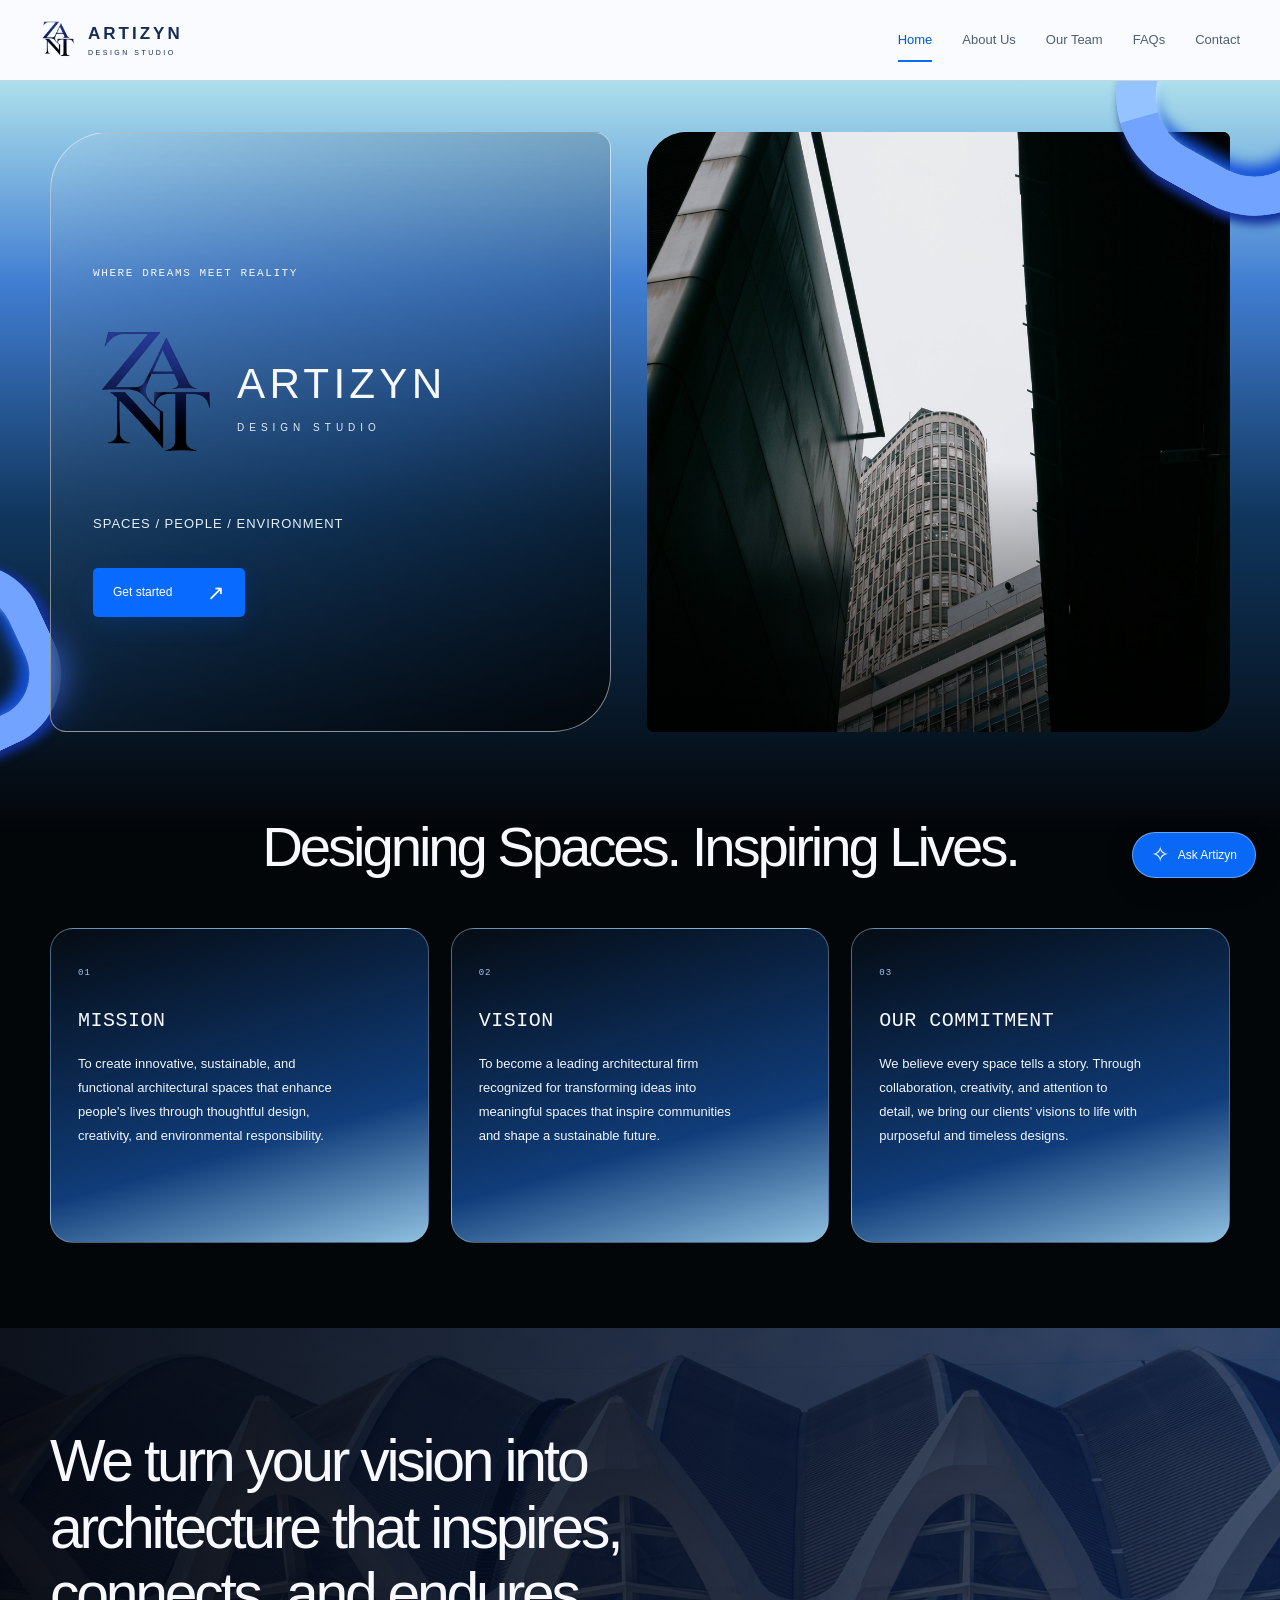
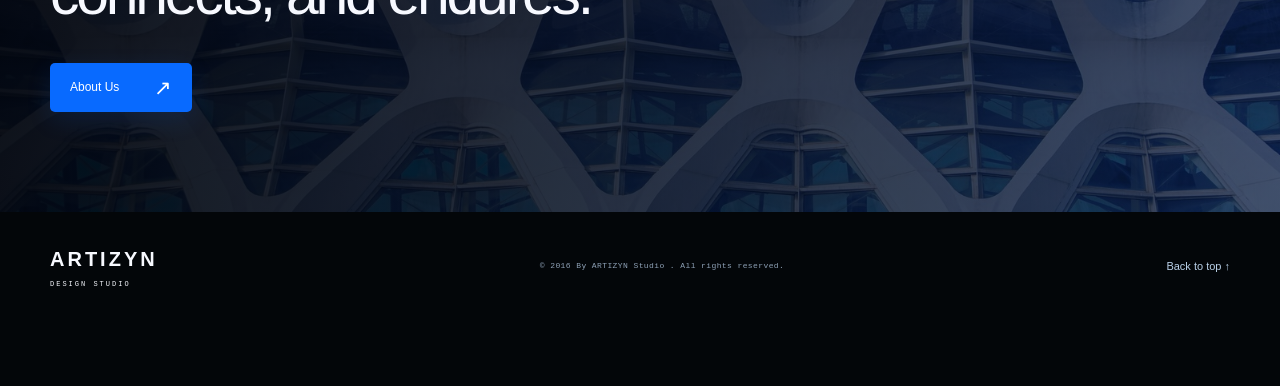
<file: index.html>
<!doctype html>
<html lang="en">
<head>
  <meta charset="UTF-8">
  <meta name="viewport" content="width=device-width, initial-scale=1">
  <meta name="description" content="ARTIZYN Design Studio. Designing Spaces. Inspiring Lives.">
  <title>Home | ARTIZYN Design Studio</title>
  <link rel="icon" href="assets/344285221e7c3db9e5a2c0e0a486cc6c.png">
  <link rel="stylesheet" href="styles.css">
  <script src="script.js" defer></script>
</head>
<body>
  <a href="#main" class="skip-link">Skip to content</a>
  <header class="site-header"><div class="nav-wrap">
    <a href="index.html" class="studio-logo" aria-label="ARTIZYN Design Studio home"><img src="assets/344285221e7c3db9e5a2c0e0a486cc6c.png" alt="" class="" loading="eager"><span>ARTIZYN<small>DESIGN STUDIO</small></span></a>
    <button type="button" class="menu-toggle" aria-expanded="false" aria-controls="navigation">Menu <span aria-hidden="true">＋</span></button>
    <nav id="navigation" aria-label="Main navigation"><a href="index.html" class="active" aria-current="page">Home</a><a href="about.html">About Us</a><a href="team.html">Our Team</a><a href="faqs.html">FAQs</a><a href="contact.html">Contact</a></nav>
  </div></header>
  <main id="main">
<section class="hero home-hero"><div class="hero-glow" aria-hidden="true"></div><div class="blue-loop loop-one" aria-hidden="true"></div><div class="blue-loop loop-two" aria-hidden="true"></div>
  <div class="hero-layout container">
    <div class="hero-card"><p class="eyebrow">WHERE DREAMS MEET REALITY</p><div class="studio-wordmark"><img src="assets/344285221e7c3db9e5a2c0e0a486cc6c.png" alt="Artizyn monogram" class="" loading="eager"><div><h1>ARTIZYN</h1><p>DESIGN STUDIO</p></div></div><p class="hero-description">SPACES / PEOPLE / ENVIRONMENT</p><a class="button button-blue" href="about.html">Get started<span aria-hidden="true">↗</span></a></div>
    <figure class="hero-image"><img src="assets/49edb417841aae262f626a16a9c763dc.jpg" alt="Upward view of architecture framed by surrounding buildings" class="" loading="eager"></figure>
  </div>
  <section class="intro container" aria-labelledby="home-intro"><h2 id="home-intro">Designing Spaces. Inspiring Lives.</h2><div class="values-grid">
    <article class="glass-card"><span class="card-number">01</span><h3>MISSION</h3><p>To create innovative, sustainable, and functional architectural spaces that enhance people&#x27;s lives through thoughtful design, creativity, and environmental responsibility.</p></article>
    <article class="glass-card"><span class="card-number">02</span><h3>VISION</h3><p>To become a leading architectural firm recognized for transforming ideas into meaningful spaces that inspire communities and shape a sustainable future.</p></article>
    <article class="glass-card"><span class="card-number">03</span><h3>OUR COMMITMENT</h3><p>We believe every space tells a story. Through collaboration, creativity, and attention to detail, we bring our clients&#x27; visions to life with purposeful and timeless designs.</p></article>
  </div></section>
</section>
<section class="home-statement"><div class="statement-image"><img src="assets/d022414d84f04f4055fe163763dd8db2.jpg" alt="Sculptural architectural facade" class="" loading="lazy"></div><div class="container"><h2>We turn your vision into architecture that inspires, connects, and endures.</h2><a href="about.html" class="button button-blue">About Us <span aria-hidden="true">↗</span></a></div></section>
</main>
  <footer class="container site-footer"><a href="index.html" class="footer-wordmark">ARTIZYN<span>DESIGN STUDIO</span></a><p>© 2016 By ARTIZYN Studio . All rights reserved.</p><a href="#main" class="back-top">Back to top ↑</a></footer>
  <div class="assistant-panel" id="assistant-panel" hidden><div class="assistant-header"><strong>Artizyn</strong><button id="assistant-close" type="button" aria-label="Close Artizyn assistant">×</button></div><iframe id="assistant-frame" title="Artizyn AI Agent and Design Helper" data-src="https://agent.jotform.com/01a19ae77b0070008f9f59770c9044ddc008/canva-chatbot-bubble" referrerpolicy="strict-origin-when-cross-origin"></iframe><a href="https://agent.jotform.com/01a19ae77b0070008f9f59770c9044ddc008/canva-chatbot-bubble" target="_blank" rel="noopener noreferrer" class="assistant-link">Open assistant in a new tab ↗</a></div>
  <button class="assistant-toggle" id="assistant-toggle" type="button" aria-expanded="false" aria-controls="assistant-panel"><span aria-hidden="true">✧</span> Ask Artizyn</button>
  <dialog id="project-dialog" aria-labelledby="dialog-title"><div class="dialog-header"><h2 id="dialog-title">Selected Works</h2><button id="dialog-close" type="button" aria-label="Close project image">Close ×</button></div><img id="dialog-image" alt=""><p id="dialog-address"></p></dialog>
</body>
</html>
</file>
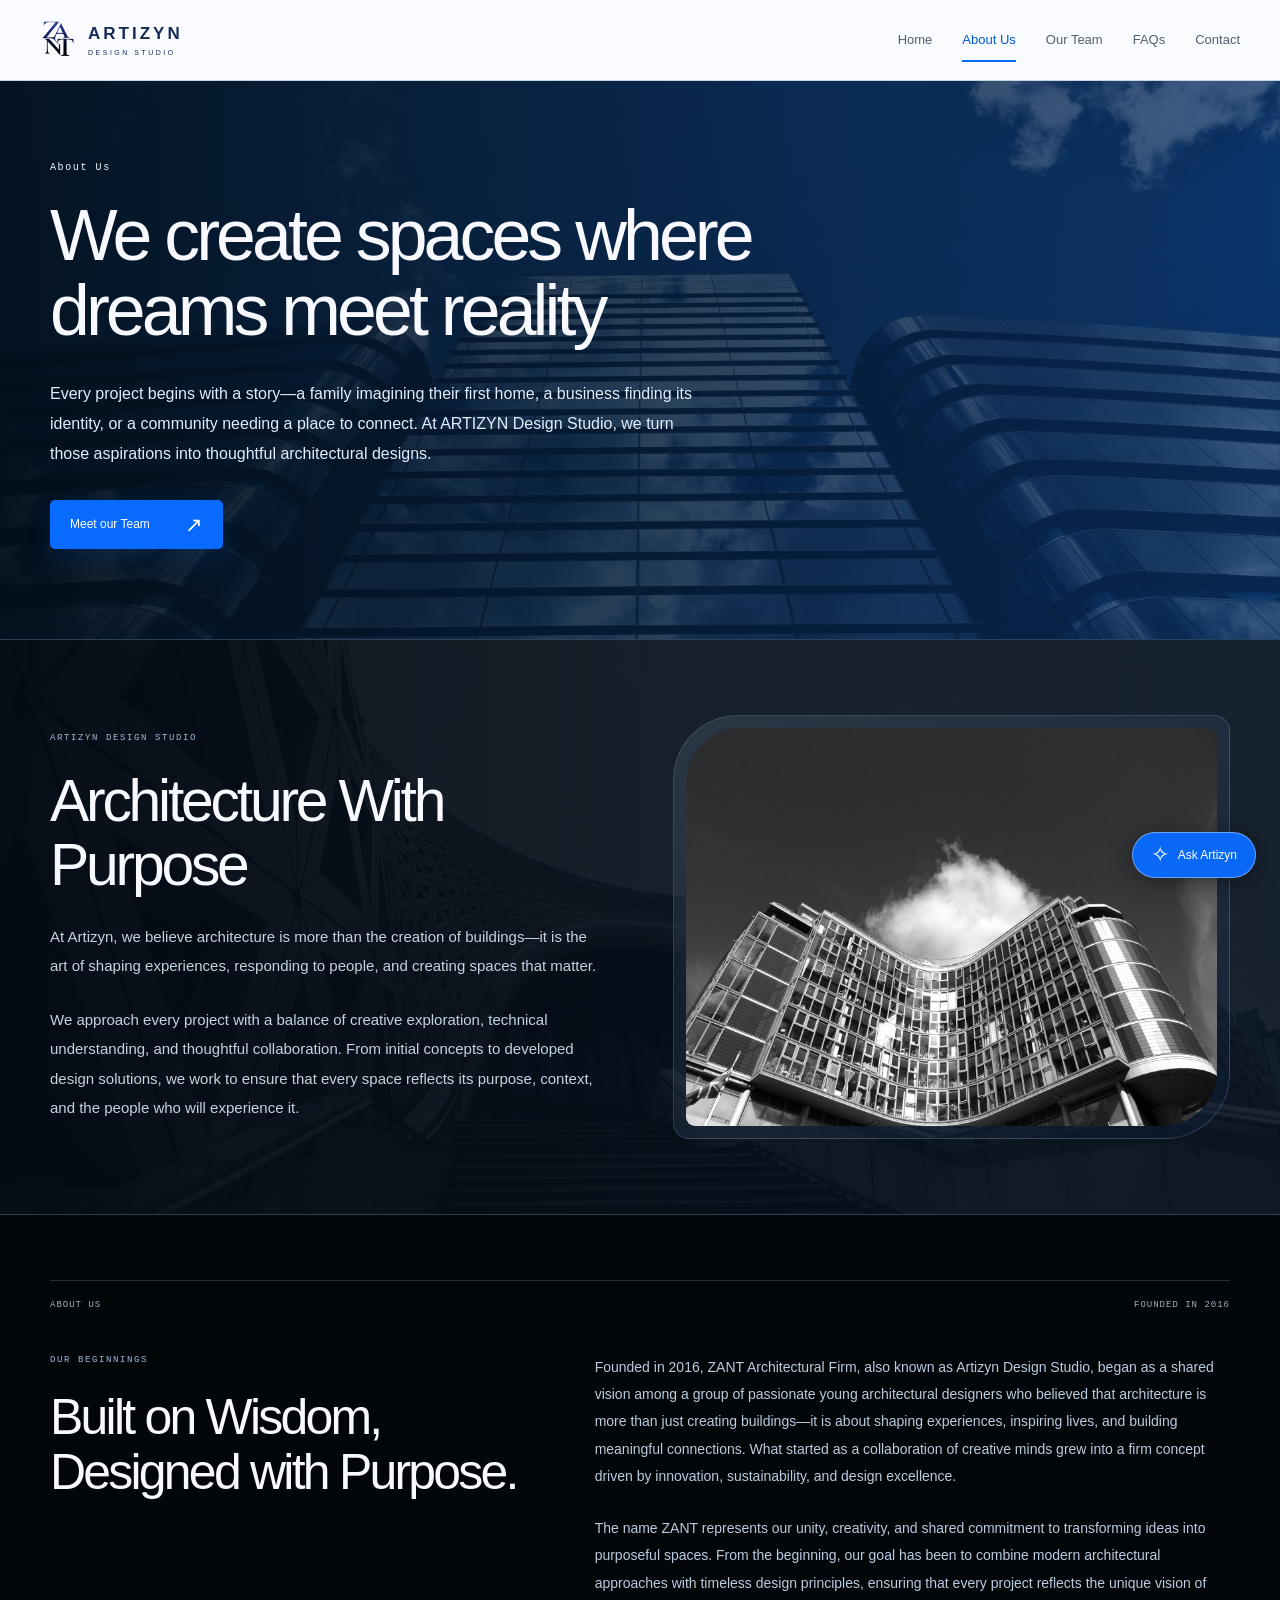
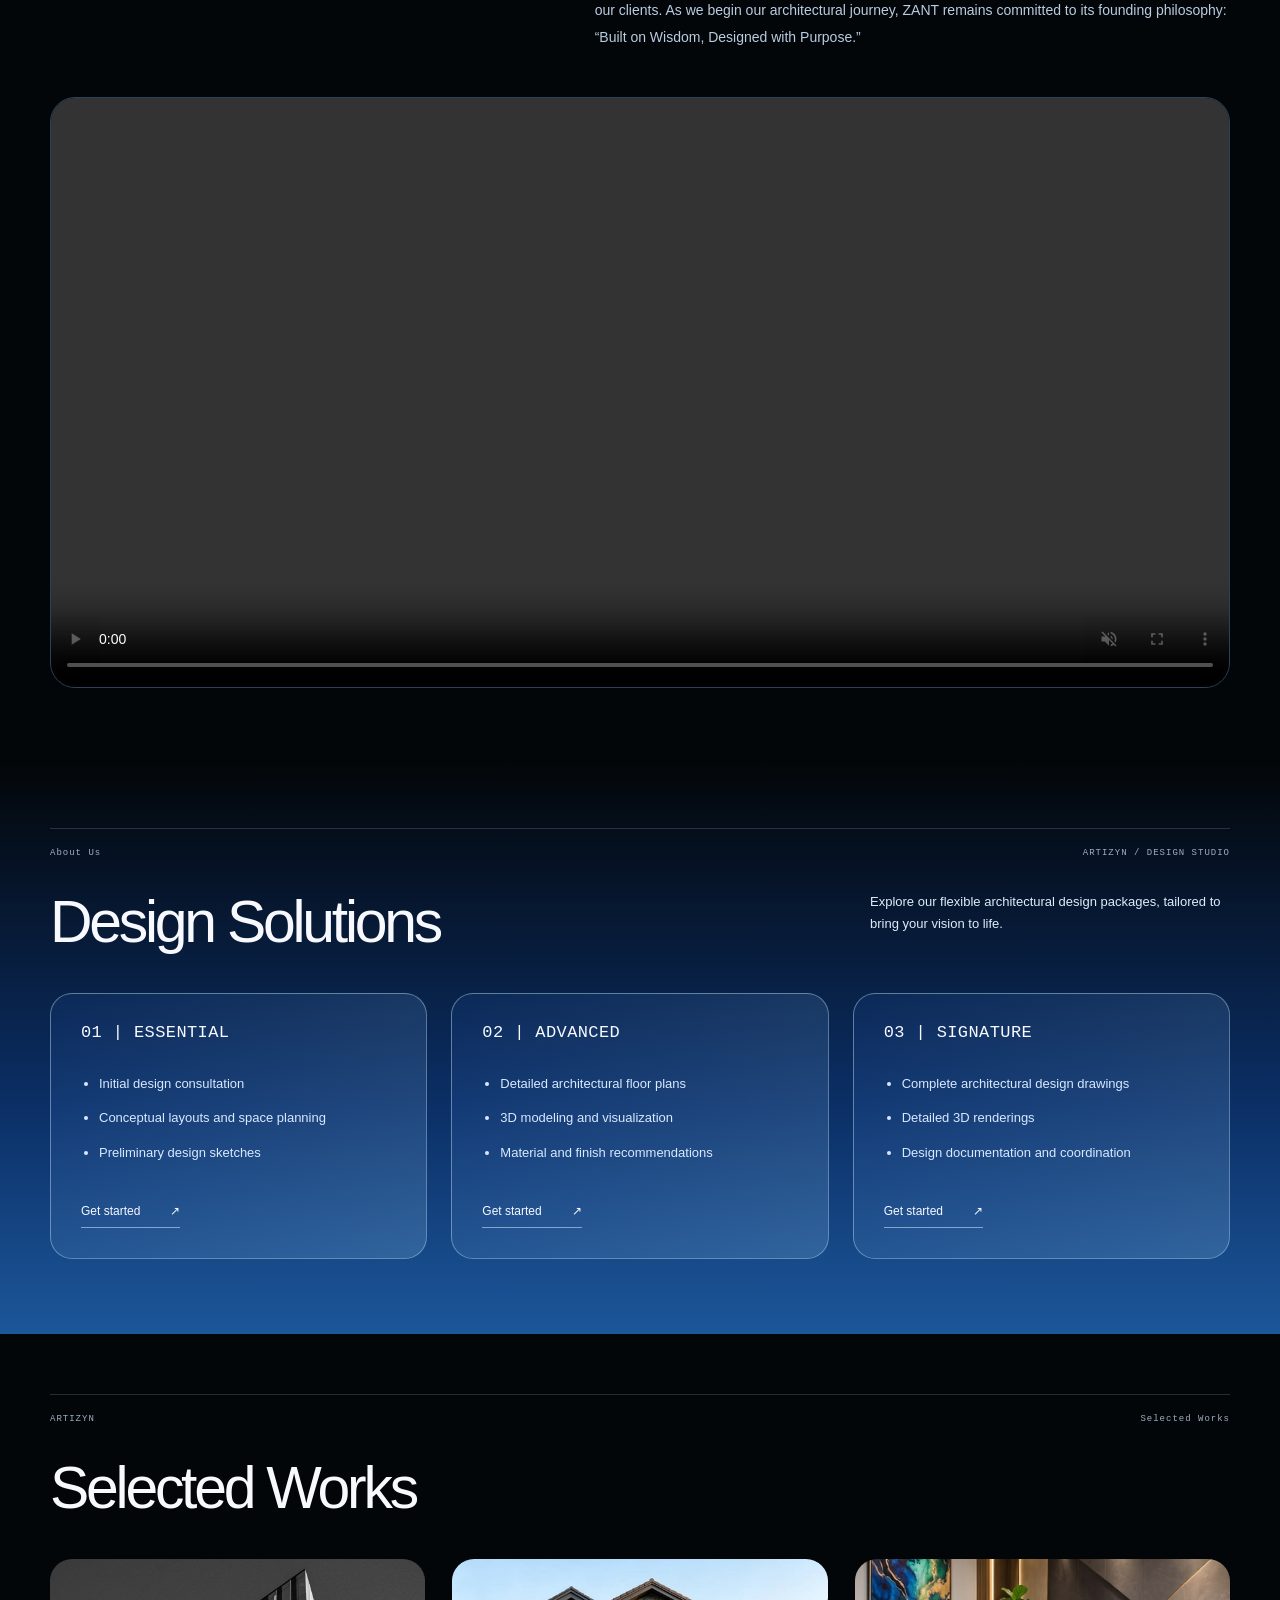
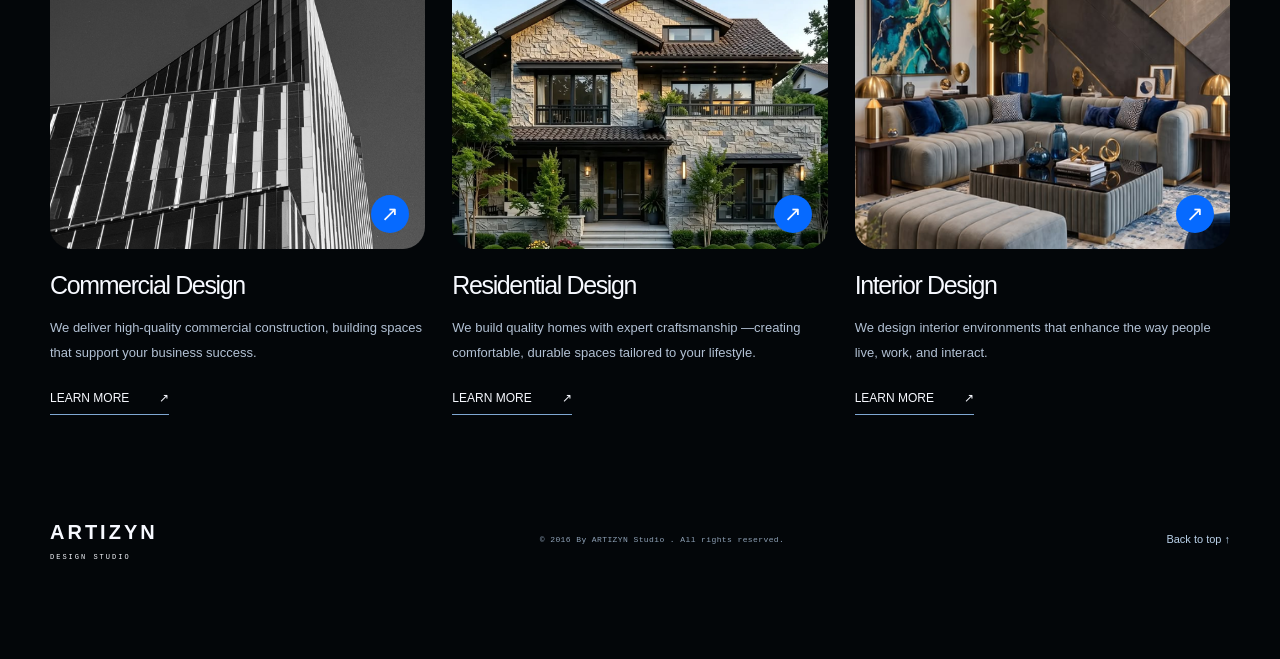
<file: about.html>
<!doctype html>
<html lang="en">
<head>
  <meta charset="UTF-8">
  <meta name="viewport" content="width=device-width, initial-scale=1">
  <meta name="description" content="ARTIZYN Design Studio. Designing Spaces. Inspiring Lives.">
  <title>About Us | ARTIZYN Design Studio</title>
  <link rel="icon" href="assets/344285221e7c3db9e5a2c0e0a486cc6c.png">
  <link rel="stylesheet" href="styles.css">
  <script src="script.js" defer></script>
</head>
<body>
  <a href="#main" class="skip-link">Skip to content</a>
  <header class="site-header"><div class="nav-wrap">
    <a href="index.html" class="studio-logo" aria-label="ARTIZYN Design Studio home"><img src="assets/344285221e7c3db9e5a2c0e0a486cc6c.png" alt="" class="" loading="eager"><span>ARTIZYN<small>DESIGN STUDIO</small></span></a>
    <button type="button" class="menu-toggle" aria-expanded="false" aria-controls="navigation">Menu <span aria-hidden="true">＋</span></button>
    <nav id="navigation" aria-label="Main navigation"><a href="index.html">Home</a><a href="about.html" class="active" aria-current="page">About Us</a><a href="team.html">Our Team</a><a href="faqs.html">FAQs</a><a href="contact.html">Contact</a></nav>
  </div></header>
  <main id="main">
<section class="about-banner"><div class="about-background"><img src="assets/c82552db2556053404ffef305cc319f3.jpg" alt="" class="" loading="lazy"></div><div class="container about-banner-inner"><p class="eyebrow">About Us</p><h1>We create spaces where dreams meet reality</h1><p class="about-story">Every project begins with a story—a family imagining their first home, a business finding its identity, or a community needing a place to connect. At ARTIZYN Design Studio, we turn those aspirations into thoughtful architectural designs.</p><a class="button button-blue" href="team.html">Meet our Team <span aria-hidden="true">↗</span></a></div></section>

<section class="about-purpose" id="architecture-purpose" aria-labelledby="purpose-title">
  <div class="purpose-background" aria-hidden="true"><img src="assets/ce5a1efb2da5e8416d803a79b1815a34.jpg" alt="" loading="lazy"></div>
  <div class="container purpose-grid">
    <div class="purpose-copy"><p class="eyebrow">ARTIZYN DESIGN STUDIO</p><h2 id="purpose-title">Architecture With Purpose</h2><p>At Artizyn, we believe architecture is more than the creation of buildings—it is the art of shaping experiences, responding to people, and creating spaces that matter.</p><p>We approach every project with a balance of creative exploration, technical understanding, and thoughtful collaboration. From initial concepts to developed design solutions, we work to ensure that every space reflects its purpose, context, and the people who will experience it.</p></div>
    <figure class="purpose-media"><img src="assets/8f302f7c64dc074cd8ac6d49aa985cf3.jpg" alt="Curved architectural facade viewed beneath a clouded sky" loading="lazy"></figure>
  </div>
</section>
<section class="about-origins container" id="our-beginnings" aria-labelledby="origins-title">
  <div class="section-topline"><span>ABOUT US</span><span>FOUNDED IN 2016</span></div>
  <div class="origins-grid"><div><p class="eyebrow">OUR BEGINNINGS</p><h2 id="origins-title">Built on Wisdom,<br>Designed with Purpose.</h2></div><div class="origins-copy"><p>Founded in 2016, ZANT Architectural Firm, also known as Artizyn Design Studio, began as a shared vision among a group of passionate young architectural designers who believed that architecture is more than just creating buildings—it is about shaping experiences, inspiring lives, and building meaningful connections. What started as a collaboration of creative minds grew into a firm concept driven by innovation, sustainability, and design excellence.</p><p>The name ZANT represents our unity, creativity, and shared commitment to transforming ideas into purposeful spaces. From the beginning, our goal has been to combine modern architectural approaches with timeless design principles, ensuring that every project reflects the unique vision of our clients. As we begin our architectural journey, ZANT remains committed to its founding philosophy: “Built on Wisdom, Designed with Purpose.”</p></div></div>
  <video autoplay muted controls playsinline preload="auto" aria-label="Artizyn About Us studio video"><source src="assets/28ec681d1adf38405089d83d41454bf2.mp4" type="video/mp4">Your browser does not support video. <a href="assets/28ec681d1adf38405089d83d41454bf2.mp4">Download the About Us video</a>.</video>
</section>
<section class="packages-section"><div class="container"><div class="section-topline"><span>About Us</span><span>ARTIZYN / DESIGN STUDIO</span></div><div class="section-heading"><h2>Design Solutions</h2><p>Explore our flexible architectural design packages, tailored to bring your vision to life.</p></div><div class="package-grid"><article class="package-card"><h3>01 | ESSENTIAL</h3><ul><li>Initial design consultation</li><li>Conceptual layouts and space planning</li><li>Preliminary design sketches</li></ul><a class="text-link" href="contact.html?package=Essential">Get started <span aria-hidden="true">↗</span></a></article><article class="package-card"><h3>02 | ADVANCED</h3><ul><li>Detailed architectural floor plans</li><li>3D modeling and visualization</li><li>Material and finish recommendations</li></ul><a class="text-link" href="contact.html?package=Advanced">Get started <span aria-hidden="true">↗</span></a></article><article class="package-card"><h3>03 | SIGNATURE</h3><ul><li>Complete architectural design drawings</li><li>Detailed 3D renderings</li><li>Design documentation and coordination</li></ul><a class="text-link" href="contact.html?package=Signature">Get started <span aria-hidden="true">↗</span></a></article></div></div></section>
<section class="selected-section container" id="selected-works"><div class="section-topline"><span>ARTIZYN</span><span>Selected Works</span></div><h2>Selected Works</h2><div class="work-grid"><article class="work-category"><a class="work-category-image" href="commercial.html"><img src="assets/98d7e2358748f0d993f6f96458d1f9bc.jpg" alt="Commercial Design" class="" loading="lazy"><span aria-hidden="true">↗</span></a><h3>Commercial Design</h3><p>We deliver high-quality commercial construction, building spaces that support your business success.</p><a class="text-link" href="commercial.html">LEARN MORE <span aria-hidden="true">↗</span></a></article><article class="work-category"><a class="work-category-image" href="residential.html"><img src="assets/cbf2e55124b88dc359e330a60bb143f4.png" alt="Residential Design" class="" loading="lazy"><span aria-hidden="true">↗</span></a><h3>Residential Design</h3><p>We build quality homes with expert craftsmanship —creating comfortable, durable spaces tailored to your lifestyle.</p><a class="text-link" href="residential.html">LEARN MORE <span aria-hidden="true">↗</span></a></article><article class="work-category"><a class="work-category-image" href="interiors.html"><img src="assets/83908683cc5d75534dca1bf2333109cd.png" alt="Interior Design" class="" loading="lazy"><span aria-hidden="true">↗</span></a><h3>Interior Design</h3><p>We design interior environments that enhance the way people live, work, and interact.</p><a class="text-link" href="interiors.html">LEARN MORE <span aria-hidden="true">↗</span></a></article></div></section>
</main>
  <footer class="container site-footer"><a href="index.html" class="footer-wordmark">ARTIZYN<span>DESIGN STUDIO</span></a><p>© 2016 By ARTIZYN Studio . All rights reserved.</p><a href="#main" class="back-top">Back to top ↑</a></footer>
  <div class="assistant-panel" id="assistant-panel" hidden><div class="assistant-header"><strong>Artizyn</strong><button id="assistant-close" type="button" aria-label="Close Artizyn assistant">×</button></div><iframe id="assistant-frame" title="Artizyn AI Agent and Design Helper" data-src="https://agent.jotform.com/01a19ae77b0070008f9f59770c9044ddc008/canva-chatbot-bubble" referrerpolicy="strict-origin-when-cross-origin"></iframe><a href="https://agent.jotform.com/01a19ae77b0070008f9f59770c9044ddc008/canva-chatbot-bubble" target="_blank" rel="noopener noreferrer" class="assistant-link">Open assistant in a new tab ↗</a></div>
  <button class="assistant-toggle" id="assistant-toggle" type="button" aria-expanded="false" aria-controls="assistant-panel"><span aria-hidden="true">✧</span> Ask Artizyn</button>
  <dialog id="project-dialog" aria-labelledby="dialog-title"><div class="dialog-header"><h2 id="dialog-title">Selected Works</h2><button id="dialog-close" type="button" aria-label="Close project image">Close ×</button></div><img id="dialog-image" alt=""><p id="dialog-address"></p></dialog>
</body>
</html>
</file>
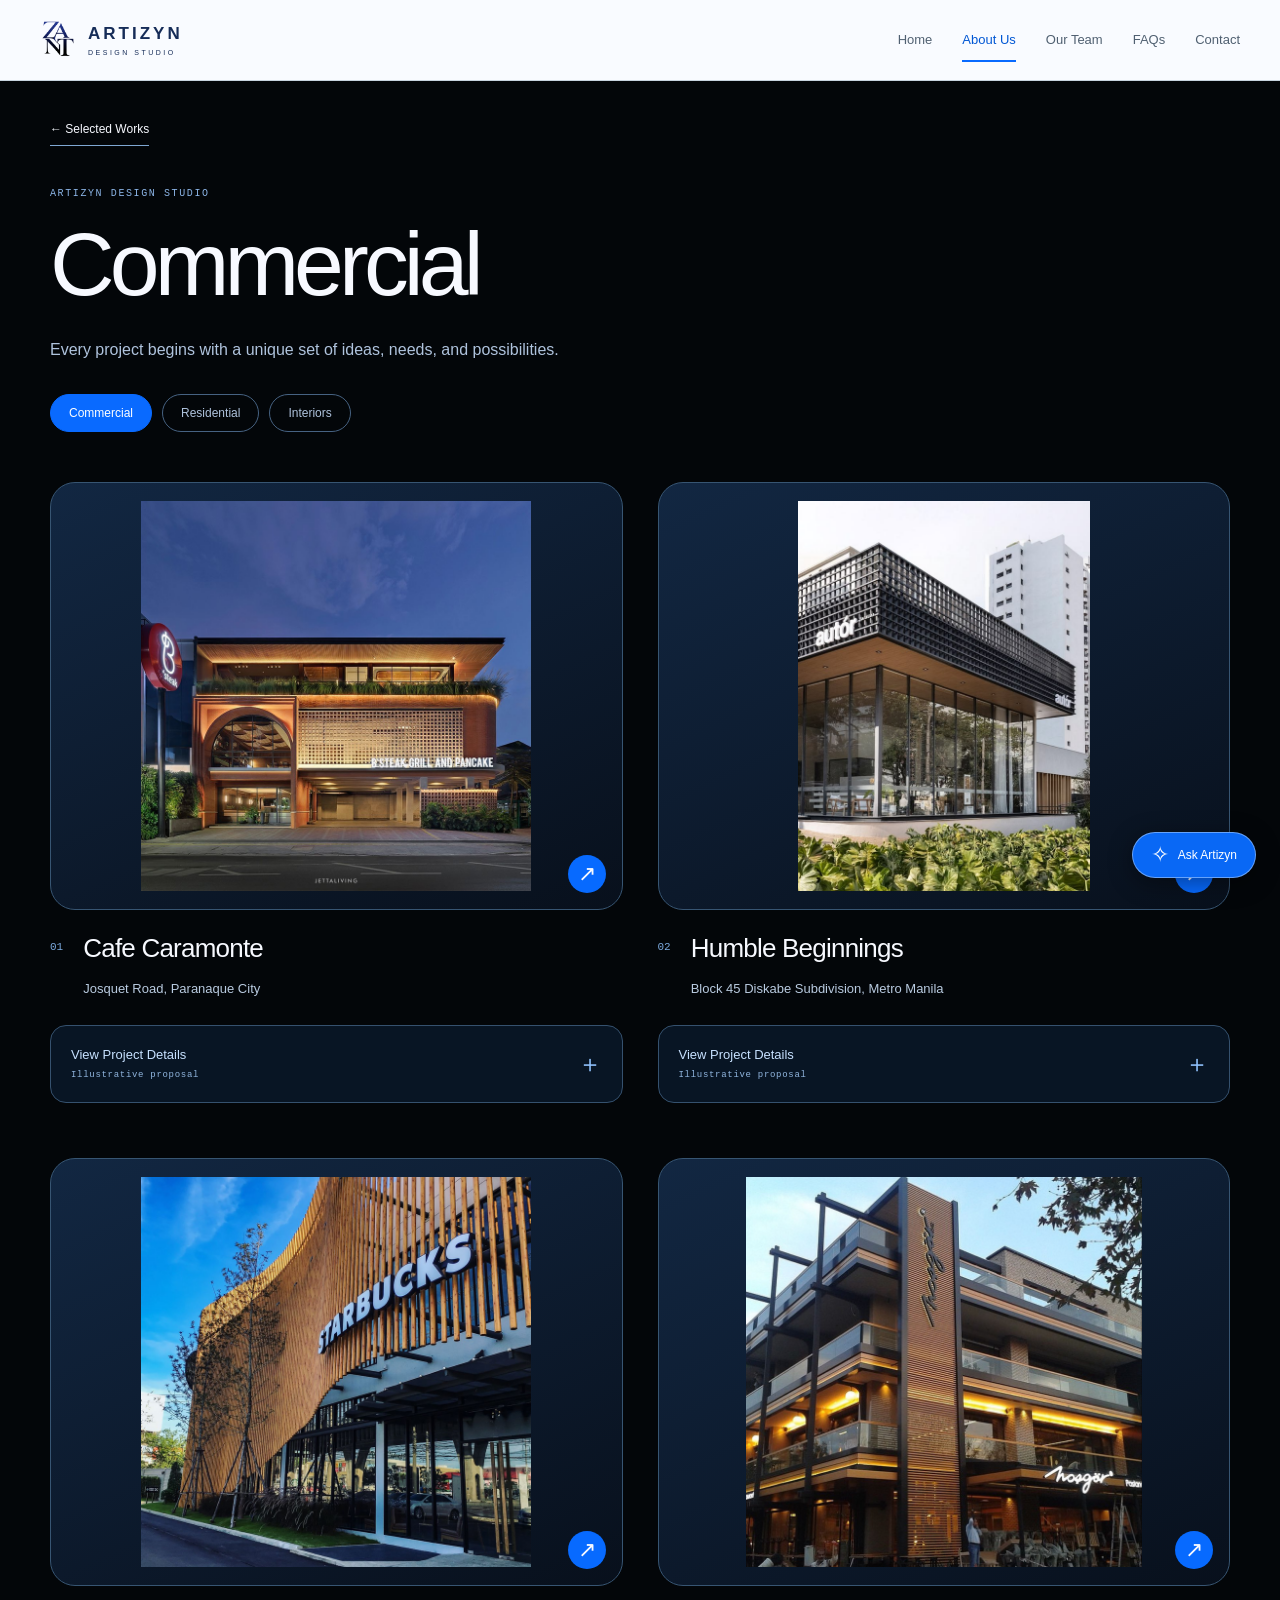
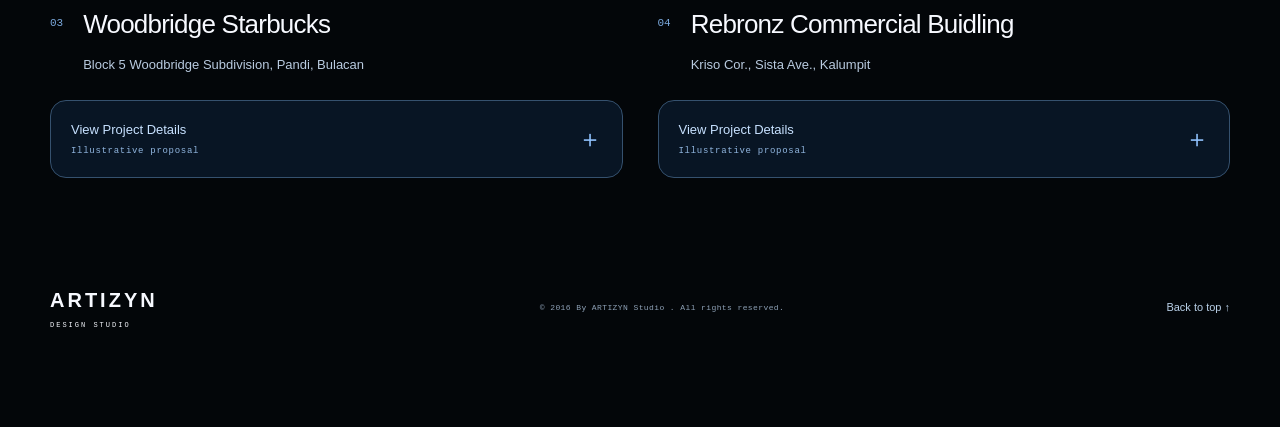
<file: commercial.html>
<!doctype html>
<html lang="en">
<head>
  <meta charset="UTF-8">
  <meta name="viewport" content="width=device-width, initial-scale=1">
  <meta name="description" content="ARTIZYN Design Studio. Designing Spaces. Inspiring Lives.">
  <title>Commercial | ARTIZYN Design Studio</title>
  <link rel="icon" href="assets/344285221e7c3db9e5a2c0e0a486cc6c.png">
  <link rel="stylesheet" href="styles.css">
  <script src="script.js" defer></script>
</head>
<body>
  <a href="#main" class="skip-link">Skip to content</a>
  <header class="site-header"><div class="nav-wrap">
    <a href="index.html" class="studio-logo" aria-label="ARTIZYN Design Studio home"><img src="assets/344285221e7c3db9e5a2c0e0a486cc6c.png" alt="" class="" loading="eager"><span>ARTIZYN<small>DESIGN STUDIO</small></span></a>
    <button type="button" class="menu-toggle" aria-expanded="false" aria-controls="navigation">Menu <span aria-hidden="true">＋</span></button>
    <nav id="navigation" aria-label="Main navigation"><a href="index.html">Home</a><a href="about.html" class="active" aria-current="page">About Us</a><a href="team.html">Our Team</a><a href="faqs.html">FAQs</a><a href="contact.html">Contact</a></nav>
  </div></header>
  <main id="main"><section class="portfolio-intro container"><a href="about.html#selected-works" class="text-link">← Selected Works</a><p class="eyebrow">ARTIZYN DESIGN STUDIO</p><h1>Commercial</h1><p>Every project begins with a unique set of ideas, needs, and possibilities.</p><nav class="portfolio-tabs" aria-label="Project categories"><a href="commercial.html" class="active" aria-current="page">Commercial</a><a href="residential.html">Residential</a><a href="interiors.html">Interiors</a></nav></section><section class="portfolio-grid container" aria-label="Commercial projects"><article class="project-card"><button type="button" class="project-image" data-project-image="assets/9731ad97f3f299ed7e782bea68ff17cd.png" data-project-name="Cafe Caramonte" data-project-address="Josquet Road, Paranaque City" aria-label="View Cafe Caramonte"><img src="assets/9731ad97f3f299ed7e782bea68ff17cd.png" alt="Cafe Caramonte" class="" loading="eager"><span aria-hidden="true">↗</span></button><div class="project-caption"><span class="project-index">01</span><div><h2>Cafe Caramonte</h2><p>Josquet Road, Paranaque City</p></div></div>
<details class="project-details" id="commercial-01-details">
  <summary><span class="details-label">View Project Details<span class="sr-only"> for Cafe Caramonte</span><small>Illustrative proposal</small></span><span class="details-toggle" aria-hidden="true">＋</span></summary>
  <div class="project-detail-body">
    <p class="proposal-note"><strong>Illustrative proposal.</strong> Areas, spaces, materials and specifications below are sample design information, not verified details of the pictured project.</p>
    <dl class="project-metrics"><div class="metric-wide"><dt>Project Type</dt><dd>Commercial Architecture | Café and Restaurant</dd></div><div><dt>Proposed Lot Area</dt><dd>550 sq.m.</dd></div><div><dt>Proposed Gross Floor Area</dt><dd>720 sq.m.</dd></div><div><dt>Proposed Building Height</dt><dd>2 Storeys</dd></div></dl>
    <h3>Project Overview</h3><p class="project-overview">Café Caramonte is a contemporary commercial establishment designed to provide a distinctive dining experience through the integration of modern architecture and warm, inviting interiors. The project emphasizes a visually appealing façade, expansive dining spaces, and a welcoming atmosphere that encourages social interaction. Its architectural character combines contemporary forms with natural materials, ambient lighting, and carefully planned circulation to create a functional and memorable hospitality environment.</p>
    <h3>Architectural Spaces</h3><ul class="project-space-list"><li>Main dining area and café lounge</li><li>Reception and waiting area</li><li>Coffee and beverage preparation counter</li><li>Commercial kitchen and food preparation area</li><li>Second-floor dining and function space</li><li>Restrooms and utility facilities</li><li>Storage and staff service areas</li><li>Outdoor landscape and parking</li></ul>
    <h3>Design Specifications</h3><dl class="specification-list"><div><dt>Architectural Style</dt><dd>Contemporary Tropical Commercial</dd></div><div><dt>Primary Materials</dt><dd>Reinforced concrete, architectural glass, steel, and textured masonry</dd></div><div><dt>Façade Treatment</dt><dd>Decorative screens, warm accent lighting, and large glazed openings</dd></div><div><dt>Interior Finishes</dt><dd>Wood textures, neutral wall finishes, and durable flooring</dd></div><div><dt>Special Features</dt><dd>Natural lighting, integrated greenery, and flexible dining arrangements</dd></div></dl>
  </div>
</details>
</article><article class="project-card"><button type="button" class="project-image" data-project-image="assets/8c7ffe72e4025b9721c260d6d54c5d95.png" data-project-name="Humble Beginnings" data-project-address="Block 45 Diskabe Subdivision, Metro Manila" aria-label="View Humble Beginnings"><img src="assets/8c7ffe72e4025b9721c260d6d54c5d95.png" alt="Humble Beginnings" class="" loading="eager"><span aria-hidden="true">↗</span></button><div class="project-caption"><span class="project-index">02</span><div><h2>Humble Beginnings</h2><p>Block 45 Diskabe Subdivision, Metro Manila</p></div></div>
<details class="project-details" id="commercial-02-details">
  <summary><span class="details-label">View Project Details<span class="sr-only"> for Humble Beginnings</span><small>Illustrative proposal</small></span><span class="details-toggle" aria-hidden="true">＋</span></summary>
  <div class="project-detail-body">
    <p class="proposal-note"><strong>Illustrative proposal.</strong> Areas, spaces, materials and specifications below are sample design information, not verified details of the pictured project.</p>
    <dl class="project-metrics"><div class="metric-wide"><dt>Project Type</dt><dd>Commercial Architecture | Café and Lifestyle Establishment</dd></div><div><dt>Proposed Lot Area</dt><dd>360 sq.m.</dd></div><div><dt>Proposed Gross Floor Area</dt><dd>410 sq.m.</dd></div><div><dt>Proposed Building Height</dt><dd>2 Storeys</dd></div></dl>
    <h3>Project Overview</h3><p class="project-overview">Humble Beginnings is a modern commercial development that reflects simplicity, elegance, and architectural innovation. Designed as a welcoming lifestyle establishment, the project features a minimalist architectural composition characterized by expansive glazing, geometric building forms, and refined material finishes. Its design prioritizes spatial openness, customer comfort, and efficient business operations while establishing a distinct contemporary identity.</p>
    <h3>Architectural Spaces</h3><ul class="project-space-list"><li>Main customer lounge and dining area</li><li>Reception and service counter</li><li>Food preparation and kitchen area</li><li>Flexible seating and collaborative spaces</li><li>Upper-level multipurpose area</li><li>Storage, service, and utility rooms</li><li>Customer restrooms</li><li>Landscaped outdoor areas</li></ul>
    <h3>Design Specifications</h3><dl class="specification-list"><div><dt>Architectural Style</dt><dd>Modern Minimalist</dd></div><div><dt>Primary Materials</dt><dd>Steel, reinforced concrete, glass, and metal cladding</dd></div><div><dt>Façade Treatment</dt><dd>Contemporary geometric forms with curtain-wall glazing</dd></div><div><dt>Interior Finishes</dt><dd>Natural wood, polished concrete, and neutral finishes</dd></div><div><dt>Special Features</dt><dd>Daylighting, flexible interiors, and indoor-outdoor visual connection</dd></div></dl>
  </div>
</details>
</article><article class="project-card"><button type="button" class="project-image" data-project-image="assets/f4549079f5639c5263033338af4e9fd9.png" data-project-name="Woodbridge Starbucks" data-project-address="Block 5 Woodbridge Subdivision, Pandi, Bulacan" aria-label="View Woodbridge Starbucks"><img src="assets/f4549079f5639c5263033338af4e9fd9.png" alt="Woodbridge Starbucks" class="" loading="lazy"><span aria-hidden="true">↗</span></button><div class="project-caption"><span class="project-index">03</span><div><h2>Woodbridge Starbucks</h2><p>Block 5 Woodbridge Subdivision, Pandi, Bulacan</p></div></div>
<details class="project-details" id="commercial-03-details">
  <summary><span class="details-label">View Project Details<span class="sr-only"> for Woodbridge Starbucks</span><small>Illustrative proposal</small></span><span class="details-toggle" aria-hidden="true">＋</span></summary>
  <div class="project-detail-body">
    <p class="proposal-note"><strong>Illustrative proposal.</strong> Areas, spaces, materials and specifications below are sample design information, not verified details of the pictured project.</p>
    <dl class="project-metrics"><div class="metric-wide"><dt>Project Type</dt><dd>Commercial Architecture | Coffee Shop</dd></div><div><dt>Proposed Lot Area</dt><dd>600 sq.m.</dd></div><div><dt>Proposed Gross Floor Area</dt><dd>260 sq.m.</dd></div><div><dt>Proposed Building Height</dt><dd>Single Storey</dd></div></dl>
    <h3>Project Overview</h3><p class="project-overview">Woodbridge Starbucks is presented as a contemporary coffeehouse design concept that combines modern commercial architecture with biophilic design principles. The building emphasizes an expressive curved façade, vertical wooden elements, and expansive glass openings that establish a connection between the interior and its surrounding environment. The design seeks to provide a comfortable social destination while promoting natural lighting, efficient spatial organization, and customer accessibility.</p>
    <h3>Architectural Spaces</h3><ul class="project-space-list"><li>Main indoor seating and dining area</li><li>Coffee preparation and service counter</li><li>Beverage pickup station</li><li>Food preparation and storage area</li><li>Outdoor seating and landscaped spaces</li><li>Customer restrooms</li><li>Staff and utility facilities</li><li>Customer parking and pedestrian access</li></ul>
    <h3>Design Specifications</h3><dl class="specification-list"><div><dt>Architectural Style</dt><dd>Contemporary Organic Architecture</dd></div><div><dt>Primary Materials</dt><dd>Steel framing, architectural glazing, timber-look vertical louvers, and reinforced concrete</dd></div><div><dt>Façade Treatment</dt><dd>Curvilinear façade with rhythmic vertical shading elements</dd></div><div><dt>Interior Finishes</dt><dd>Wood accents, neutral finishes, and durable flooring</dd></div><div><dt>Special Features</dt><dd>Façade shading, natural daylighting, and landscaped outdoor seating</dd></div></dl>
  </div>
</details>
</article><article class="project-card"><button type="button" class="project-image" data-project-image="assets/e806193c1e0f4c682f0e52a2d29e6f30.png" data-project-name="Rebronz Commercial Buidling" data-project-address="Kriso Cor., Sista Ave., Kalumpit" aria-label="View Rebronz Commercial Buidling"><img src="assets/e806193c1e0f4c682f0e52a2d29e6f30.png" alt="Rebronz Commercial Buidling" class="" loading="lazy"><span aria-hidden="true">↗</span></button><div class="project-caption"><span class="project-index">04</span><div><h2>Rebronz Commercial Buidling</h2><p>Kriso Cor., Sista Ave., Kalumpit</p></div></div>
<details class="project-details" id="commercial-04-details">
  <summary><span class="details-label">View Project Details<span class="sr-only"> for Rebronz Commercial Buidling</span><small>Illustrative proposal</small></span><span class="details-toggle" aria-hidden="true">＋</span></summary>
  <div class="project-detail-body">
    <p class="proposal-note"><strong>Illustrative proposal.</strong> Areas, spaces, materials and specifications below are sample design information, not verified details of the pictured project.</p>
    <dl class="project-metrics"><div class="metric-wide"><dt>Project Type</dt><dd>Commercial Architecture | Mixed-Use Commercial Development</dd></div><div><dt>Proposed Lot Area</dt><dd>550 sq.m.</dd></div><div><dt>Proposed Gross Floor Area</dt><dd>1,260 sq.m.</dd></div><div><dt>Proposed Building Height</dt><dd>3 Storeys</dd></div></dl>
    <h3>Project Overview</h3><p class="project-overview">Rebronz Commercial Building is a proposed mixed-use commercial development that embraces contemporary urban architecture through a combination of geometric forms, warm material palettes, and strategically arranged commercial spaces. Designed to accommodate multiple business establishments, the project emphasizes functional flexibility, commercial visibility, and efficient circulation. Its architectural composition features layered façades, expansive balconies, and vertical design elements that contribute to a distinctive and modern building identity.</p>
    <h3>Architectural Spaces</h3><ul class="project-space-list"><li>Ground-floor retail establishments</li><li>Restaurant and café spaces</li><li>Upper-floor commercial and office units</li><li>Shared corridors and circulation areas</li><li>Balconies and outdoor dining terraces</li><li>Administrative and service facilities</li><li>Common restrooms and utility areas</li><li>Parking and building maintenance spaces</li></ul>
    <h3>Design Specifications</h3><dl class="specification-list"><div><dt>Architectural Style</dt><dd>Contemporary Mixed-Use Commercial</dd></div><div><dt>Primary Materials</dt><dd>Reinforced concrete, steel, glass, and textured façade cladding</dd></div><div><dt>Façade Treatment</dt><dd>Horizontal projections, vertical accent panels, and recessed glazing</dd></div><div><dt>Interior Finishes</dt><dd>Polished concrete, ceramic tiles, and contemporary wall finishes</dd></div><div><dt>Special Features</dt><dd>Flexible tenant layouts, shaded balconies, and integrated façade lighting</dd></div></dl>
  </div>
</details>
</article></section></main>
  <footer class="container site-footer"><a href="index.html" class="footer-wordmark">ARTIZYN<span>DESIGN STUDIO</span></a><p>© 2016 By ARTIZYN Studio . All rights reserved.</p><a href="#main" class="back-top">Back to top ↑</a></footer>
  <div class="assistant-panel" id="assistant-panel" hidden><div class="assistant-header"><strong>Artizyn</strong><button id="assistant-close" type="button" aria-label="Close Artizyn assistant">×</button></div><iframe id="assistant-frame" title="Artizyn AI Agent and Design Helper" data-src="https://agent.jotform.com/01a19ae77b0070008f9f59770c9044ddc008/canva-chatbot-bubble" referrerpolicy="strict-origin-when-cross-origin"></iframe><a href="https://agent.jotform.com/01a19ae77b0070008f9f59770c9044ddc008/canva-chatbot-bubble" target="_blank" rel="noopener noreferrer" class="assistant-link">Open assistant in a new tab ↗</a></div>
  <button class="assistant-toggle" id="assistant-toggle" type="button" aria-expanded="false" aria-controls="assistant-panel"><span aria-hidden="true">✧</span> Ask Artizyn</button>
  <dialog id="project-dialog" aria-labelledby="dialog-title"><div class="dialog-header"><h2 id="dialog-title">Selected Works</h2><button id="dialog-close" type="button" aria-label="Close project image">Close ×</button></div><img id="dialog-image" alt=""><p id="dialog-address"></p></dialog>
</body>
</html>
</file>
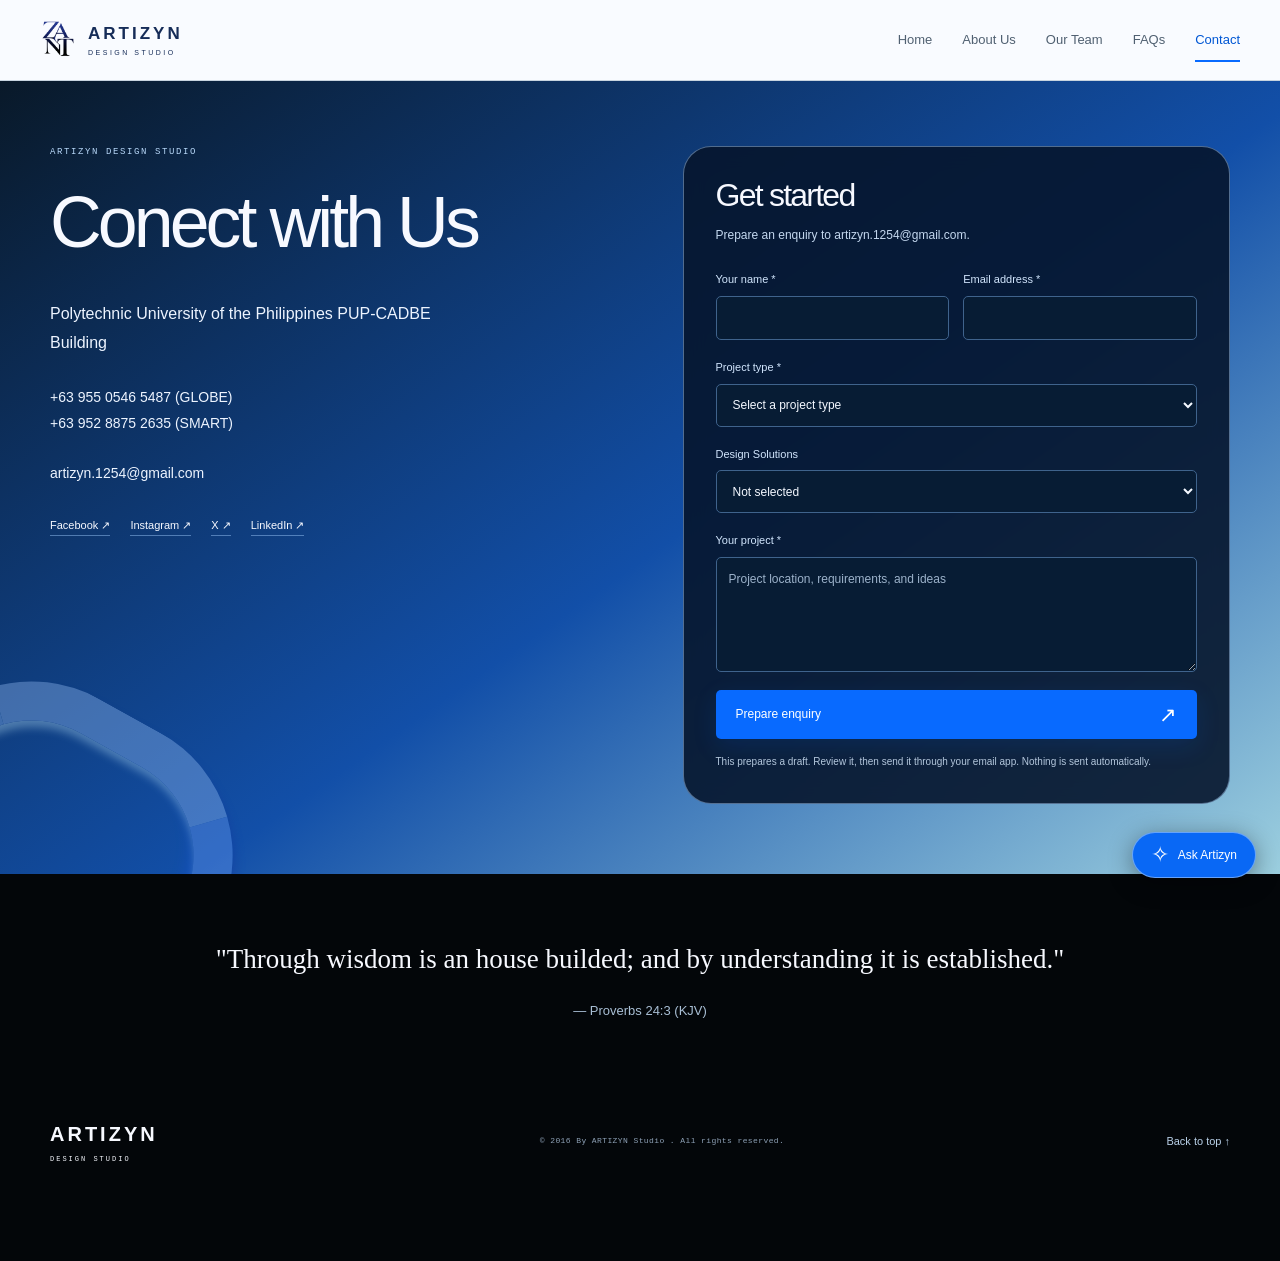
<file: contact.html>
<!doctype html>
<html lang="en">
<head>
  <meta charset="UTF-8">
  <meta name="viewport" content="width=device-width, initial-scale=1">
  <meta name="description" content="ARTIZYN Design Studio. Designing Spaces. Inspiring Lives.">
  <title>Contact | ARTIZYN Design Studio</title>
  <link rel="icon" href="assets/344285221e7c3db9e5a2c0e0a486cc6c.png">
  <link rel="stylesheet" href="styles.css">
  <script src="script.js" defer></script>
</head>
<body>
  <a href="#main" class="skip-link">Skip to content</a>
  <header class="site-header"><div class="nav-wrap">
    <a href="index.html" class="studio-logo" aria-label="ARTIZYN Design Studio home"><img src="assets/344285221e7c3db9e5a2c0e0a486cc6c.png" alt="" class="" loading="eager"><span>ARTIZYN<small>DESIGN STUDIO</small></span></a>
    <button type="button" class="menu-toggle" aria-expanded="false" aria-controls="navigation">Menu <span aria-hidden="true">＋</span></button>
    <nav id="navigation" aria-label="Main navigation"><a href="index.html">Home</a><a href="about.html">About Us</a><a href="team.html">Our Team</a><a href="faqs.html">FAQs</a><a href="contact.html" class="active" aria-current="page">Contact</a></nav>
  </div></header>
  <main id="main">
<section class="contact-section contact-page"><div class="blue-loop contact-loop" aria-hidden="true"></div><div class="container contact-layout"><div class="contact-copy"><p class="eyebrow">ARTIZYN DESIGN STUDIO</p><h1>Conect with Us</h1><div class="contact-information" id="location"><p>Polytechnic University of the Philippines PUP-CADBE Building</p><a href="tel:+6395505465487">+63 955 0546 5487 (GLOBE)</a><a href="tel:+6395288752635">+63 952 8875 2635 (SMART)</a><a class="contact-email" href="mailto:artizyn.1254@gmail.com">artizyn.1254@gmail.com</a></div><div class="social-links" aria-label="Social links"><a href="https://www.facebook.com/www.zymondominic" target="_blank" rel="noopener noreferrer">Facebook ↗</a><a href="https://www.instagram.com/zuck/" target="_blank" rel="noopener noreferrer">Instagram ↗</a><a href="https://x.com/elonmusk" target="_blank" rel="noopener noreferrer">X ↗</a><a href="https://lnkd.in/p/gmKjzNUK" target="_blank" rel="noopener noreferrer">LinkedIn ↗</a></div></div>
<div class="contact-form-wrap"><form id="enquiry-form"><h2>Get started</h2><p class="form-intro">Prepare an enquiry to artizyn.1254@gmail.com.</p><div class="form-row"><div class="field"><label for="client-name">Your name *</label><input id="client-name" name="name" autocomplete="name" required maxlength="100"></div><div class="field"><label for="client-email">Email address *</label><input id="client-email" name="email" type="email" autocomplete="email" required maxlength="150"></div></div><div class="field"><label for="project-type">Project type *</label><select id="project-type" name="project" required><option value="">Select a project type</option><option>Residential</option><option>Commercial</option><option>Interiors</option><option>Other</option></select></div><div class="field"><label for="design-package">Design Solutions</label><select id="design-package" name="package"><option value="">Not selected</option><option>Essential</option><option>Advanced</option><option>Signature</option></select></div><div class="field"><label for="project-message">Your project *</label><textarea id="project-message" name="message" rows="4" required minlength="10" maxlength="3000" placeholder="Project location, requirements, and ideas"></textarea></div><button class="button button-blue" type="submit">Prepare enquiry <span aria-hidden="true">↗</span></button><p class="form-note">This prepares a draft. Review it, then send it through your email app. Nothing is sent automatically.</p></form><section class="enquiry-result" id="enquiry-result" hidden aria-labelledby="enquiry-heading"><h3 id="enquiry-heading">Your enquiry draft</h3><pre id="enquiry-preview"></pre><div class="draft-actions"><a id="email-enquiry">Open email app ↗</a><button id="copy-enquiry" type="button">Copy draft</button><button id="download-enquiry" type="button">Download .txt</button></div><p role="status" id="draft-status"></p></section></div></div></section>
<section class="bible-quote container"><blockquote>&quot;Through wisdom is an house builded; and by understanding it is established.&quot;</blockquote><p>— Proverbs 24:3 (KJV)</p></section>
</main>
  <footer class="container site-footer"><a href="index.html" class="footer-wordmark">ARTIZYN<span>DESIGN STUDIO</span></a><p>© 2016 By ARTIZYN Studio . All rights reserved.</p><a href="#main" class="back-top">Back to top ↑</a></footer>
  <div class="assistant-panel" id="assistant-panel" hidden><div class="assistant-header"><strong>Artizyn</strong><button id="assistant-close" type="button" aria-label="Close Artizyn assistant">×</button></div><iframe id="assistant-frame" title="Artizyn AI Agent and Design Helper" data-src="https://agent.jotform.com/01a19ae77b0070008f9f59770c9044ddc008/canva-chatbot-bubble" referrerpolicy="strict-origin-when-cross-origin"></iframe><a href="https://agent.jotform.com/01a19ae77b0070008f9f59770c9044ddc008/canva-chatbot-bubble" target="_blank" rel="noopener noreferrer" class="assistant-link">Open assistant in a new tab ↗</a></div>
  <button class="assistant-toggle" id="assistant-toggle" type="button" aria-expanded="false" aria-controls="assistant-panel"><span aria-hidden="true">✧</span> Ask Artizyn</button>
  <dialog id="project-dialog" aria-labelledby="dialog-title"><div class="dialog-header"><h2 id="dialog-title">Selected Works</h2><button id="dialog-close" type="button" aria-label="Close project image">Close ×</button></div><img id="dialog-image" alt=""><p id="dialog-address"></p></dialog>
</body>
</html>
</file>
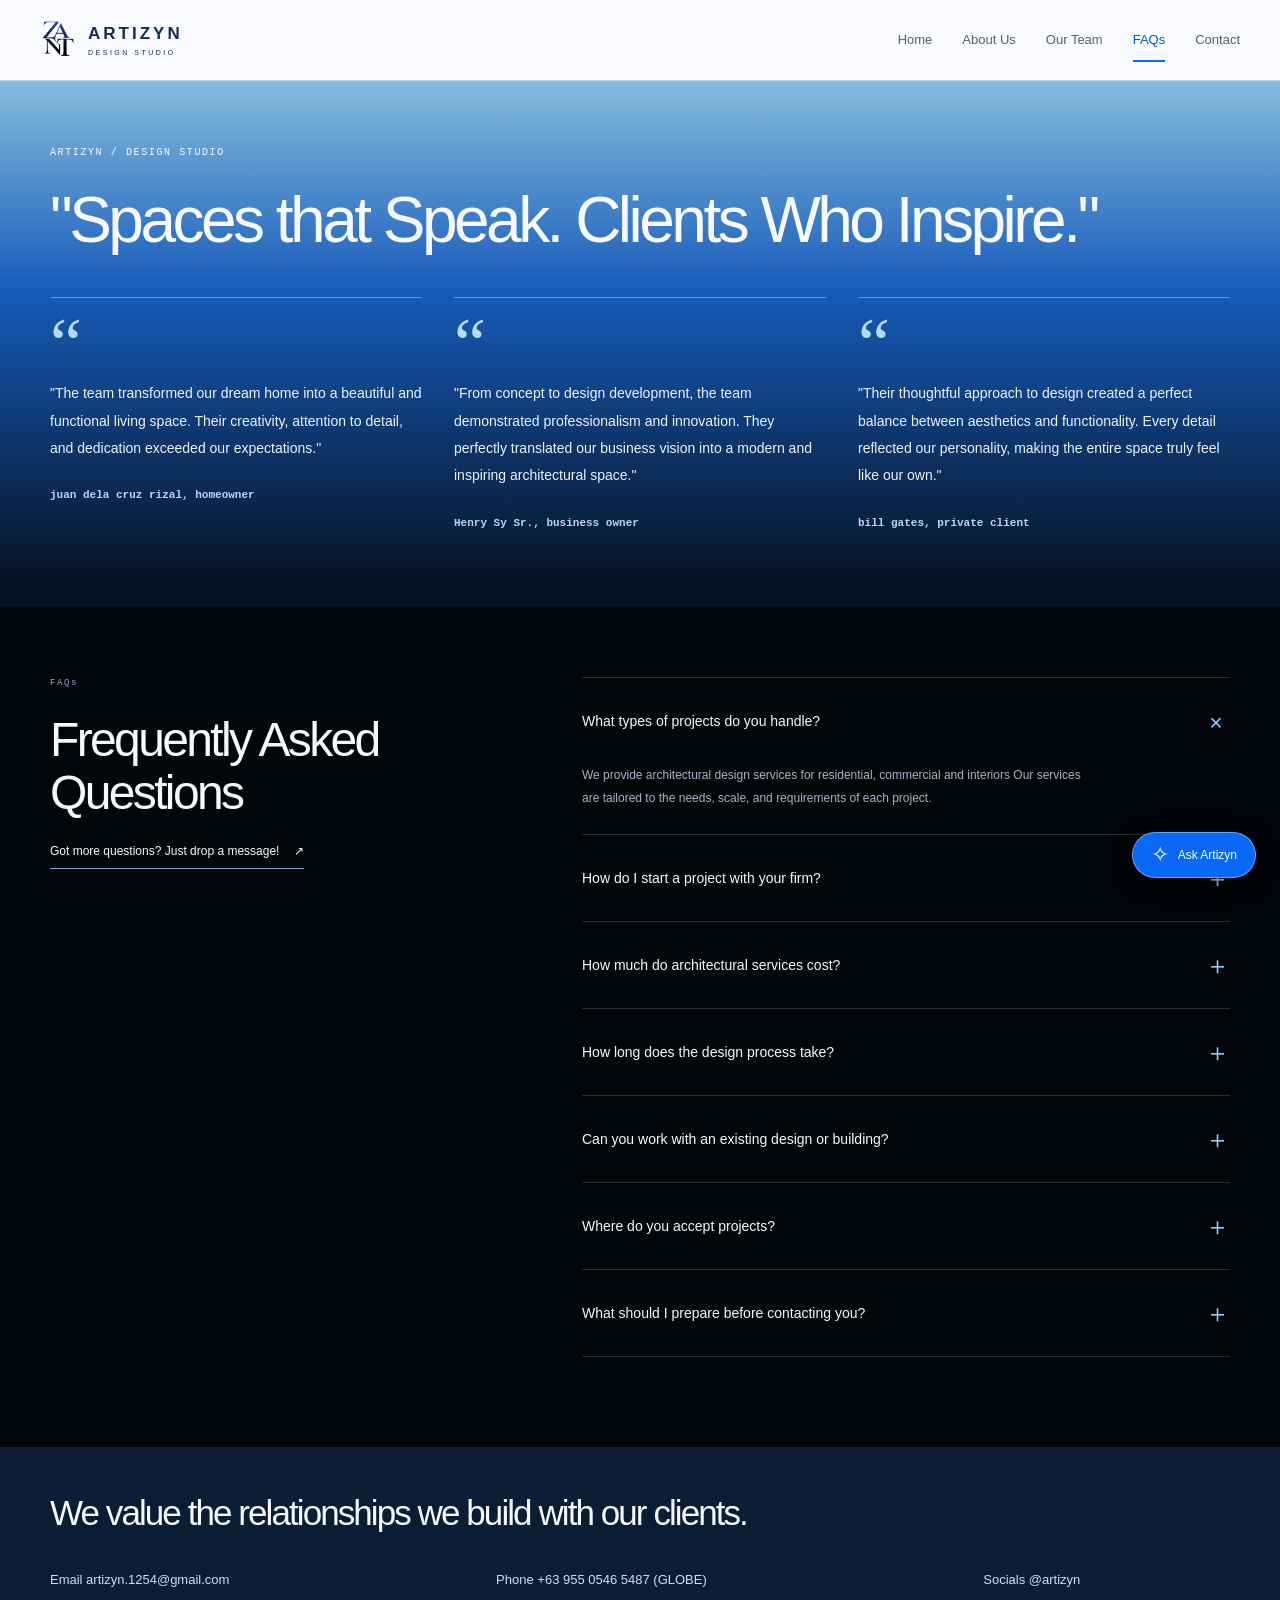
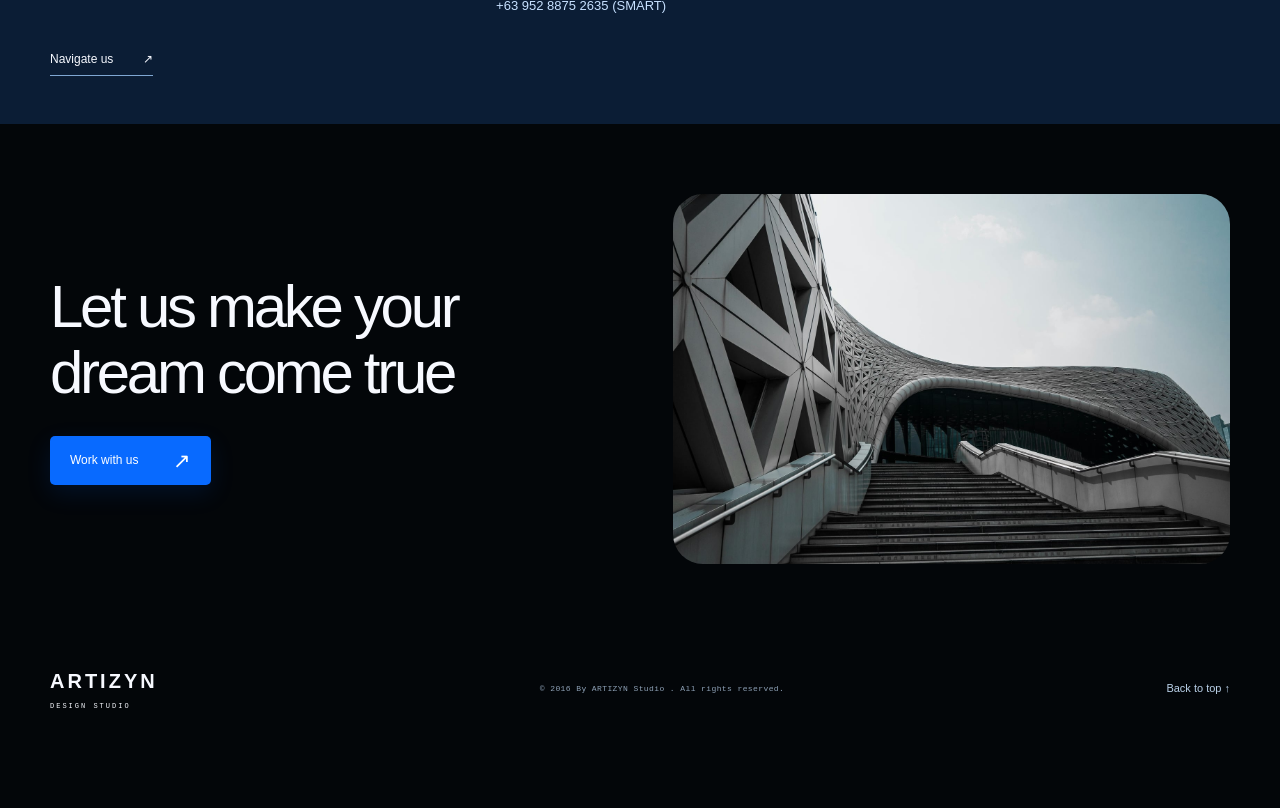
<file: faqs.html>
<!doctype html>
<html lang="en">
<head>
  <meta charset="UTF-8">
  <meta name="viewport" content="width=device-width, initial-scale=1">
  <meta name="description" content="ARTIZYN Design Studio. Designing Spaces. Inspiring Lives.">
  <title>FAQs | ARTIZYN Design Studio</title>
  <link rel="icon" href="assets/344285221e7c3db9e5a2c0e0a486cc6c.png">
  <link rel="stylesheet" href="styles.css">
  <script src="script.js" defer></script>
</head>
<body>
  <a href="#main" class="skip-link">Skip to content</a>
  <header class="site-header"><div class="nav-wrap">
    <a href="index.html" class="studio-logo" aria-label="ARTIZYN Design Studio home"><img src="assets/344285221e7c3db9e5a2c0e0a486cc6c.png" alt="" class="" loading="eager"><span>ARTIZYN<small>DESIGN STUDIO</small></span></a>
    <button type="button" class="menu-toggle" aria-expanded="false" aria-controls="navigation">Menu <span aria-hidden="true">＋</span></button>
    <nav id="navigation" aria-label="Main navigation"><a href="index.html">Home</a><a href="about.html">About Us</a><a href="team.html">Our Team</a><a href="faqs.html" class="active" aria-current="page">FAQs</a><a href="contact.html">Contact</a></nav>
  </div></header>
  <main id="main">
<section class="testimonials-section"><div class="container"><p class="eyebrow">ARTIZYN / DESIGN STUDIO</p><h1>&quot;Spaces that Speak. Clients Who Inspire.&quot;</h1><div class="quotes-grid"><figure class="quote-card"><span class="quote-mark" aria-hidden="true">“</span><blockquote>&quot;The team transformed our dream home into a beautiful and functional living space. Their creativity, attention to detail, and dedication exceeded our expectations.&quot;</blockquote><figcaption>juan dela cruz rizal, homeowner</figcaption></figure><figure class="quote-card"><span class="quote-mark" aria-hidden="true">“</span><blockquote>&quot;From concept to design development, the team demonstrated professionalism and innovation. They perfectly translated our business vision into a modern and inspiring architectural space.&quot;</blockquote><figcaption>Henry Sy Sr., business owner</figcaption></figure><figure class="quote-card"><span class="quote-mark" aria-hidden="true">“</span><blockquote>&quot;Their thoughtful approach to design created a perfect balance between aesthetics and functionality. Every detail reflected our personality, making the entire space truly feel like our own.&quot;</blockquote><figcaption>bill gates, private client</figcaption></figure></div></div></section>
<section class="faq-section container"><div class="faq-layout"><div><p class="eyebrow">FAQs</p><h2>Frequently Asked Questions</h2><a href="contact.html" class="text-link">Got more questions? Just drop a message! <span aria-hidden="true">↗</span></a></div><div class="faq-list"><details open><summary>What types of projects do you handle?<span class="faq-icon" aria-hidden="true">＋</span></summary><p>We provide architectural design services for residential, commercial and interiors Our services are tailored to the needs, scale, and requirements of each project.</p></details><details><summary>How do I start a project with your firm?<span class="faq-icon" aria-hidden="true">＋</span></summary><p>You can begin by contacting us through our inquiry form or email. Share a brief description of your project, your location, and your goals. We will review your inquiry and discuss the next steps.</p></details><details><summary>How much do architectural services cost?<span class="faq-icon" aria-hidden="true">＋</span></summary><p>Professional fees depend on the project&#x27;s scope, complexity, size, and required services. After an initial discussion, we can provide a proposal outlining the scope of work, deliverables, and corresponding fees.</p></details><details><summary>How long does the design process take?<span class="faq-icon" aria-hidden="true">＋</span></summary><p>The timeline varies depending on the project’s size, complexity, and the scope of services. We establish an anticipated schedule during the initial stages of project planning.</p></details><details><summary>Can you work with an existing design or building?<span class="faq-icon" aria-hidden="true">＋</span></summary><p>Yes. We may provide consultation, renovation, or design development services for existing spaces, subject to an assessment of the project and the services required.</p></details><details><summary>Where do you accept projects?<span class="faq-icon" aria-hidden="true">＋</span></summary><p>We are based in PUP CEA and accept projects in Residential, Commercial, and Interior Design. For projects outside these areas, please contact us to discuss feasibility and requirements.</p></details><details><summary>What should I prepare before contacting you?<span class="faq-icon" aria-hidden="true">＋</span></summary><p>It is helpful to have the project location, approximate site or floor area, intended use, initial budget range, and any existing plans or references. However, you can still contact us if your ideas are at an early stage.</p></details></div></div></section>
<section class="faq-contacts"><div class="container"><h2>We value the relationships we build with our clients.</h2><div class="faq-contact-grid"><a href="mailto:artizyn.1254@gmail.com">Email artizyn.1254@gmail.com</a><div><a href="tel:+6395505465487">Phone +63 955 0546 5487 (GLOBE)</a><br><a href="tel:+6395288752635">+63 952 8875 2635 (SMART)</a></div><p>Socials @artizyn</p></div><a href="contact.html#location" class="text-link">Navigate us <span aria-hidden="true">↗</span></a></div></section>
<section class="faq-cta container"><div><h2>Let us make your dream come true</h2><a href="https://lnkd.in/p/gmKjzNUK" class="button button-blue" target="_blank" rel="noopener noreferrer">Work with us <span aria-hidden="true">↗</span></a></div><img src="assets/ce5a1efb2da5e8416d803a79b1815a34.jpg" alt="Sculptural contemporary architecture" class="" loading="lazy"></section>
</main>
  <footer class="container site-footer"><a href="index.html" class="footer-wordmark">ARTIZYN<span>DESIGN STUDIO</span></a><p>© 2016 By ARTIZYN Studio . All rights reserved.</p><a href="#main" class="back-top">Back to top ↑</a></footer>
  <div class="assistant-panel" id="assistant-panel" hidden><div class="assistant-header"><strong>Artizyn</strong><button id="assistant-close" type="button" aria-label="Close Artizyn assistant">×</button></div><iframe id="assistant-frame" title="Artizyn AI Agent and Design Helper" data-src="https://agent.jotform.com/01a19ae77b0070008f9f59770c9044ddc008/canva-chatbot-bubble" referrerpolicy="strict-origin-when-cross-origin"></iframe><a href="https://agent.jotform.com/01a19ae77b0070008f9f59770c9044ddc008/canva-chatbot-bubble" target="_blank" rel="noopener noreferrer" class="assistant-link">Open assistant in a new tab ↗</a></div>
  <button class="assistant-toggle" id="assistant-toggle" type="button" aria-expanded="false" aria-controls="assistant-panel"><span aria-hidden="true">✧</span> Ask Artizyn</button>
  <dialog id="project-dialog" aria-labelledby="dialog-title"><div class="dialog-header"><h2 id="dialog-title">Selected Works</h2><button id="dialog-close" type="button" aria-label="Close project image">Close ×</button></div><img id="dialog-image" alt=""><p id="dialog-address"></p></dialog>
</body>
</html>
</file>
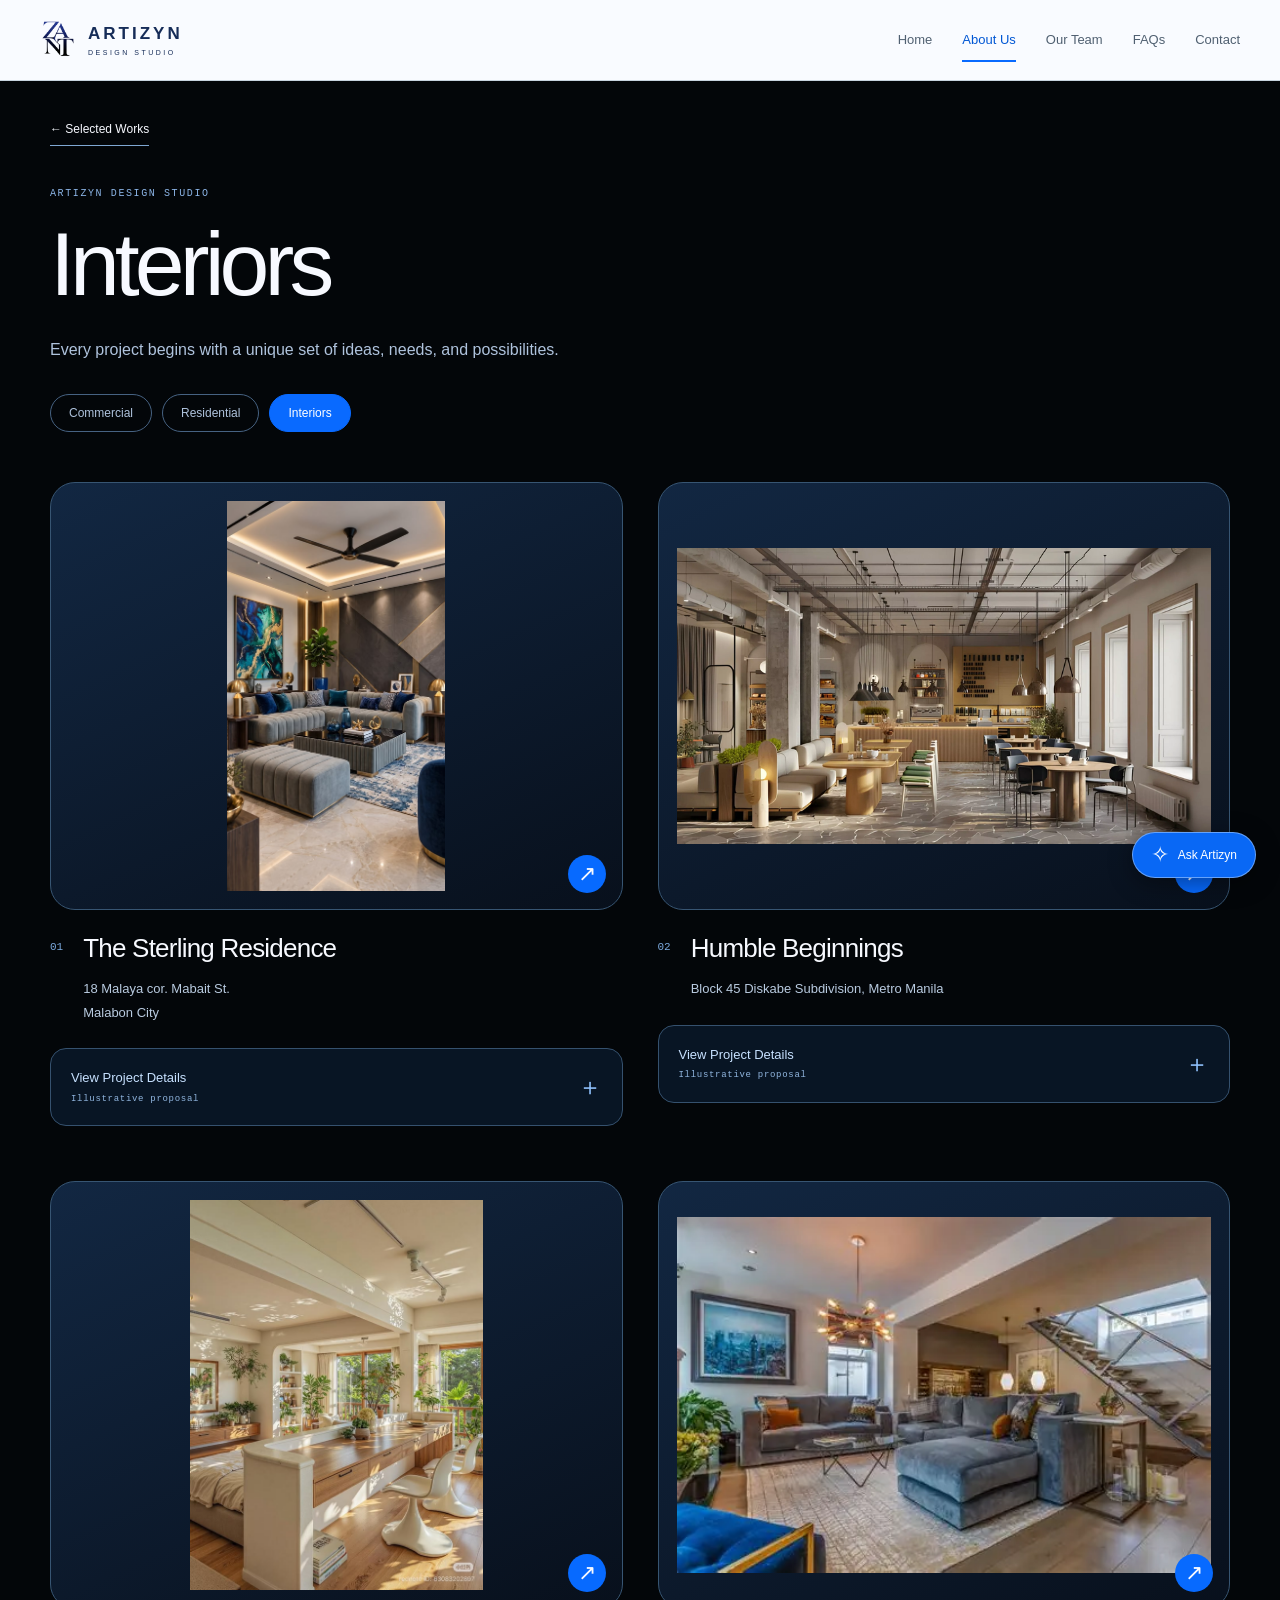
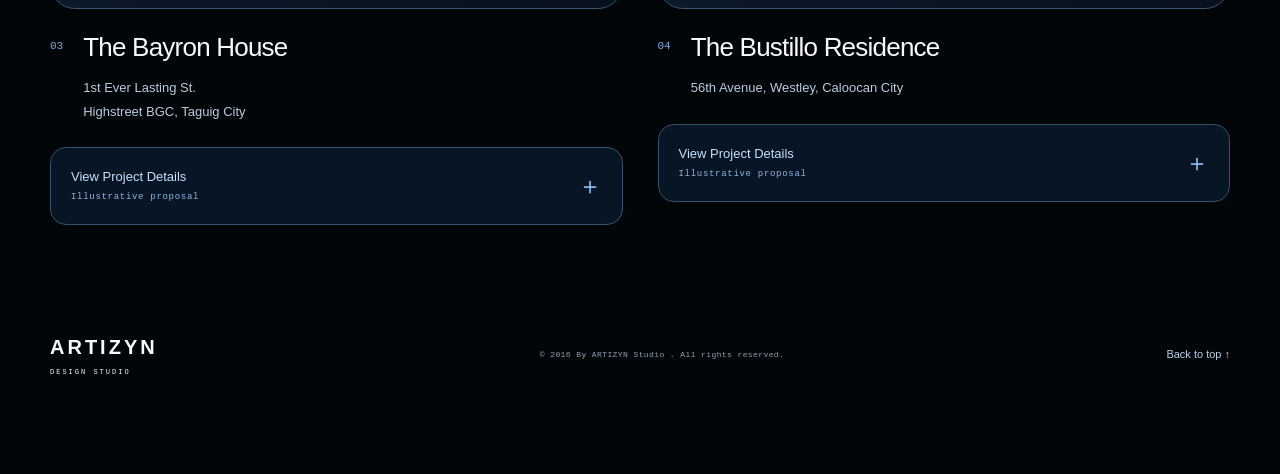
<file: interiors.html>
<!doctype html>
<html lang="en">
<head>
  <meta charset="UTF-8">
  <meta name="viewport" content="width=device-width, initial-scale=1">
  <meta name="description" content="ARTIZYN Design Studio. Designing Spaces. Inspiring Lives.">
  <title>Interiors | ARTIZYN Design Studio</title>
  <link rel="icon" href="assets/344285221e7c3db9e5a2c0e0a486cc6c.png">
  <link rel="stylesheet" href="styles.css">
  <script src="script.js" defer></script>
</head>
<body>
  <a href="#main" class="skip-link">Skip to content</a>
  <header class="site-header"><div class="nav-wrap">
    <a href="index.html" class="studio-logo" aria-label="ARTIZYN Design Studio home"><img src="assets/344285221e7c3db9e5a2c0e0a486cc6c.png" alt="" class="" loading="eager"><span>ARTIZYN<small>DESIGN STUDIO</small></span></a>
    <button type="button" class="menu-toggle" aria-expanded="false" aria-controls="navigation">Menu <span aria-hidden="true">＋</span></button>
    <nav id="navigation" aria-label="Main navigation"><a href="index.html">Home</a><a href="about.html" class="active" aria-current="page">About Us</a><a href="team.html">Our Team</a><a href="faqs.html">FAQs</a><a href="contact.html">Contact</a></nav>
  </div></header>
  <main id="main"><section class="portfolio-intro container"><a href="about.html#selected-works" class="text-link">← Selected Works</a><p class="eyebrow">ARTIZYN DESIGN STUDIO</p><h1>Interiors</h1><p>Every project begins with a unique set of ideas, needs, and possibilities.</p><nav class="portfolio-tabs" aria-label="Project categories"><a href="commercial.html">Commercial</a><a href="residential.html">Residential</a><a href="interiors.html" class="active" aria-current="page">Interiors</a></nav></section><section class="portfolio-grid container" aria-label="Interiors projects"><article class="project-card"><button type="button" class="project-image" data-project-image="assets/83908683cc5d75534dca1bf2333109cd.png" data-project-name="The Sterling Residence" data-project-address="18 Malaya cor. Mabait St.
Malabon City" aria-label="View The Sterling Residence"><img src="assets/83908683cc5d75534dca1bf2333109cd.png" alt="The Sterling Residence" class="" loading="eager"><span aria-hidden="true">↗</span></button><div class="project-caption"><span class="project-index">01</span><div><h2>The Sterling Residence</h2><p>18 Malaya cor. Mabait St.<br>Malabon City</p></div></div>
<details class="project-details" id="interiors-01-details">
  <summary><span class="details-label">View Project Details<span class="sr-only"> for The Sterling Residence</span><small>Illustrative proposal</small></span><span class="details-toggle" aria-hidden="true">＋</span></summary>
  <div class="project-detail-body">
    <p class="proposal-note"><strong>Illustrative proposal.</strong> Areas, spaces, materials and specifications below are sample design information, not verified details of the pictured project.</p>
    <dl class="project-metrics"><div class="metric-wide"><dt>Project Type</dt><dd>Residential Interior Design | Living and Entertainment Area</dd></div><div><dt>Proposed Interior Design Area</dt><dd>95 sq.m.</dd></div><div><dt>Proposed Design Theme</dt><dd>Contemporary Luxury</dd></div></dl>
    <h3>Project Overview</h3><p class="project-overview">The Sterling Residence interior showcases a sophisticated approach to contemporary luxury, emphasizing elegance, comfort, and refined material combinations. Featuring deep neutral tones, plush upholstered furniture, decorative wall treatments, and carefully layered lighting, the space creates an intimate yet visually striking residential environment. The design achieves a balance between luxurious aesthetics and functional family living through thoughtful furniture placement and spatial organization.</p>
    <h3>Interior Spaces</h3><ul class="project-space-list"><li>Main living area</li><li>Entertainment and television lounge</li><li>Conversation and seating zones</li><li>Decorative display and storage areas</li></ul>
    <h3>Interior Specifications</h3><dl class="specification-list"><div><dt>Color Palette</dt><dd>Charcoal gray, navy blue, beige, and metallic accents</dd></div><div><dt>Flooring</dt><dd>Large-format marble-look porcelain tiles</dd></div><div><dt>Wall Finishes</dt><dd>Textured feature walls with geometric detailing</dd></div><div><dt>Ceiling Treatment</dt><dd>Recessed ceiling with concealed LED lighting</dd></div><div><dt>Furniture</dt><dd>Contemporary sectional sofas and upholstered accent seating</dd></div><div><dt>Special Features</dt><dd>Statement artwork, layered lighting, and custom feature walls</dd></div></dl>
  </div>
</details>
</article><article class="project-card"><button type="button" class="project-image" data-project-image="assets/29d783e6b5d4d4e1f9792fda07ad7761.png" data-project-name="Humble Beginnings" data-project-address="Block 45 Diskabe Subdivision, Metro Manila" aria-label="View Humble Beginnings"><img src="assets/29d783e6b5d4d4e1f9792fda07ad7761.png" alt="Humble Beginnings" class="" loading="eager"><span aria-hidden="true">↗</span></button><div class="project-caption"><span class="project-index">02</span><div><h2>Humble Beginnings</h2><p>Block 45 Diskabe Subdivision, Metro Manila</p></div></div>
<details class="project-details" id="interiors-02-details">
  <summary><span class="details-label">View Project Details<span class="sr-only"> for Humble Beginnings</span><small>Illustrative proposal</small></span><span class="details-toggle" aria-hidden="true">＋</span></summary>
  <div class="project-detail-body">
    <p class="proposal-note"><strong>Illustrative proposal.</strong> Areas, spaces, materials and specifications below are sample design information, not verified details of the pictured project.</p>
    <dl class="project-metrics"><div class="metric-wide"><dt>Project Type</dt><dd>Commercial Interior Design | Café and Lifestyle Space</dd></div><div><dt>Proposed Interior Design Area</dt><dd>220 sq.m.</dd></div><div><dt>Proposed Design Theme</dt><dd>Modern Industrial Minimalist</dd></div></dl>
    <h3>Project Overview</h3><p class="project-overview">The Humble Beginnings interior is conceptualized as a welcoming commercial environment that merges industrial architectural elements with warm contemporary finishes. Featuring exposed ceiling systems, natural materials, expansive windows, and flexible furniture arrangements, the design encourages social interaction and comfortable dining experiences. Its interior composition balances raw industrial character with softer textures and ambient lighting to create a modern yet approachable atmosphere.</p>
    <h3>Interior Spaces</h3><ul class="project-space-list"><li>Main dining and customer lounge</li><li>Coffee and beverage service counter</li><li>Casual seating and collaborative areas</li><li>Display and retail shelves</li><li>Food preparation and support areas</li></ul>
    <h3>Interior Specifications</h3><dl class="specification-list"><div><dt>Color Palette</dt><dd>Warm beige, brown, gray, and muted earth tones</dd></div><div><dt>Flooring</dt><dd>Polished concrete or stone-look tiles</dd></div><div><dt>Wall Finishes</dt><dd>Exposed concrete and neutral painted surfaces</dd></div><div><dt>Ceiling Treatment</dt><dd>Exposed mechanical elements and suspended lighting</dd></div><div><dt>Furniture</dt><dd>Wood tables, upholstered seats, and contemporary café furniture</dd></div><div><dt>Special Features</dt><dd>Open ceiling design, flexible seating, and decorative pendant lighting</dd></div></dl>
  </div>
</details>
</article><article class="project-card"><button type="button" class="project-image" data-project-image="assets/ef987c1dc63d088d434fa53a03dd740d.png" data-project-name="The Bayron House" data-project-address="1st Ever Lasting St.
Highstreet BGC, Taguig City" aria-label="View The Bayron House"><img src="assets/ef987c1dc63d088d434fa53a03dd740d.png" alt="The Bayron House" class="" loading="lazy"><span aria-hidden="true">↗</span></button><div class="project-caption"><span class="project-index">03</span><div><h2>The Bayron House</h2><p>1st Ever Lasting St.<br>Highstreet BGC, Taguig City</p></div></div>
<details class="project-details" id="interiors-03-details">
  <summary><span class="details-label">View Project Details<span class="sr-only"> for The Bayron House</span><small>Illustrative proposal</small></span><span class="details-toggle" aria-hidden="true">＋</span></summary>
  <div class="project-detail-body">
    <p class="proposal-note"><strong>Illustrative proposal.</strong> Areas, spaces, materials and specifications below are sample design information, not verified details of the pictured project.</p>
    <dl class="project-metrics"><div class="metric-wide"><dt>Project Type</dt><dd>Residential Interior Design | Open-Plan Living Spaces</dd></div><div><dt>Proposed Interior Design Area</dt><dd>110 sq.m.</dd></div><div><dt>Proposed Design Theme</dt><dd>Modern Tropical Minimalist</dd></div></dl>
    <h3>Project Overview</h3><p class="project-overview">The Bayron House interior embraces a bright, refreshing, and nature-inspired design approach that promotes simplicity and comfort. Through the use of natural wood finishes, soft neutral colors, and abundant daylight, the space creates a harmonious connection between contemporary residential living and its natural surroundings. The open-plan arrangement enhances spatial flexibility, allowing daily activities and family interactions to flow seamlessly between functional zones.</p>
    <h3>Interior Spaces</h3><ul class="project-space-list"><li>Open-plan living and dining area</li><li>Contemporary kitchen with island counter</li><li>Breakfast and casual dining space</li><li>Built-in storage and display areas</li><li>Indoor greenery and accent spaces</li></ul>
    <h3>Interior Specifications</h3><dl class="specification-list"><div><dt>Color Palette</dt><dd>Ivory, warm white, light beige, and natural wood</dd></div><div><dt>Flooring</dt><dd>Wood-look tiles and light-toned finishes</dd></div><div><dt>Wall Finishes</dt><dd>Neutral painted walls and timber accents</dd></div><div><dt>Ceiling Treatment</dt><dd>Simple ceiling finishes with recessed lighting</dd></div><div><dt>Furniture</dt><dd>Minimalist cabinetry, ergonomic seating, and wood furniture</dd></div><div><dt>Special Features</dt><dd>Large window openings, biophilic accents, and multifunctional spaces</dd></div></dl>
  </div>
</details>
</article><article class="project-card"><button type="button" class="project-image" data-project-image="assets/a215be016962d0a5e283df85b4c504e2.png" data-project-name="The Bustillo Residence" data-project-address="56th Avenue, Westley, Caloocan City" aria-label="View The Bustillo Residence"><img src="assets/a215be016962d0a5e283df85b4c504e2.png" alt="The Bustillo Residence" class="" loading="lazy"><span aria-hidden="true">↗</span></button><div class="project-caption"><span class="project-index">04</span><div><h2>The Bustillo Residence</h2><p>56th Avenue, Westley, Caloocan City</p></div></div>
<details class="project-details" id="interiors-04-details">
  <summary><span class="details-label">View Project Details<span class="sr-only"> for The Bustillo Residence</span><small>Illustrative proposal</small></span><span class="details-toggle" aria-hidden="true">＋</span></summary>
  <div class="project-detail-body">
    <p class="proposal-note"><strong>Illustrative proposal.</strong> Areas, spaces, materials and specifications below are sample design information, not verified details of the pictured project.</p>
    <dl class="project-metrics"><div class="metric-wide"><dt>Project Type</dt><dd>Residential Interior Design | Living and Family Area</dd></div><div><dt>Proposed Interior Design Area</dt><dd>140 sq.m.</dd></div><div><dt>Proposed Design Theme</dt><dd>Modern Contemporary Luxury</dd></div></dl>
    <h3>Project Overview</h3><p class="project-overview">The Bustillo Residence interior presents a refined residential atmosphere characterized by spacious living areas, contemporary furnishings, and carefully coordinated material finishes. Designed to support both relaxation and social interaction, the interior features an open-plan arrangement, sophisticated neutral palettes, and statement lighting elements. The integration of contemporary furniture, textured finishes, and a visually connected staircase contributes to a modern yet comfortable living experience.</p>
    <h3>Interior Spaces</h3><ul class="project-space-list"><li>Main living and receiving area</li><li>Family entertainment lounge</li><li>Dining and social interaction zone</li><li>Staircase and circulation area</li><li>Decorative display and storage spaces</li></ul>
    <h3>Interior Specifications</h3><dl class="specification-list"><div><dt>Color Palette</dt><dd>Warm gray, taupe, beige, and natural wood</dd></div><div><dt>Flooring</dt><dd>Engineered wood or wood-look porcelain tiles</dd></div><div><dt>Wall Finishes</dt><dd>Neutral paint, textured panels, and decorative accents</dd></div><div><dt>Ceiling Treatment</dt><dd>Recessed ceiling with contemporary lighting fixtures</dd></div><div><dt>Furniture</dt><dd>Upholstered sectional seating and minimalist accent tables</dd></div><div><dt>Special Features</dt><dd>Open-plan circulation, statement lighting, and integrated staircase design</dd></div></dl>
  </div>
</details>
</article></section></main>
  <footer class="container site-footer"><a href="index.html" class="footer-wordmark">ARTIZYN<span>DESIGN STUDIO</span></a><p>© 2016 By ARTIZYN Studio . All rights reserved.</p><a href="#main" class="back-top">Back to top ↑</a></footer>
  <div class="assistant-panel" id="assistant-panel" hidden><div class="assistant-header"><strong>Artizyn</strong><button id="assistant-close" type="button" aria-label="Close Artizyn assistant">×</button></div><iframe id="assistant-frame" title="Artizyn AI Agent and Design Helper" data-src="https://agent.jotform.com/01a19ae77b0070008f9f59770c9044ddc008/canva-chatbot-bubble" referrerpolicy="strict-origin-when-cross-origin"></iframe><a href="https://agent.jotform.com/01a19ae77b0070008f9f59770c9044ddc008/canva-chatbot-bubble" target="_blank" rel="noopener noreferrer" class="assistant-link">Open assistant in a new tab ↗</a></div>
  <button class="assistant-toggle" id="assistant-toggle" type="button" aria-expanded="false" aria-controls="assistant-panel"><span aria-hidden="true">✧</span> Ask Artizyn</button>
  <dialog id="project-dialog" aria-labelledby="dialog-title"><div class="dialog-header"><h2 id="dialog-title">Selected Works</h2><button id="dialog-close" type="button" aria-label="Close project image">Close ×</button></div><img id="dialog-image" alt=""><p id="dialog-address"></p></dialog>
</body>
</html>
</file>
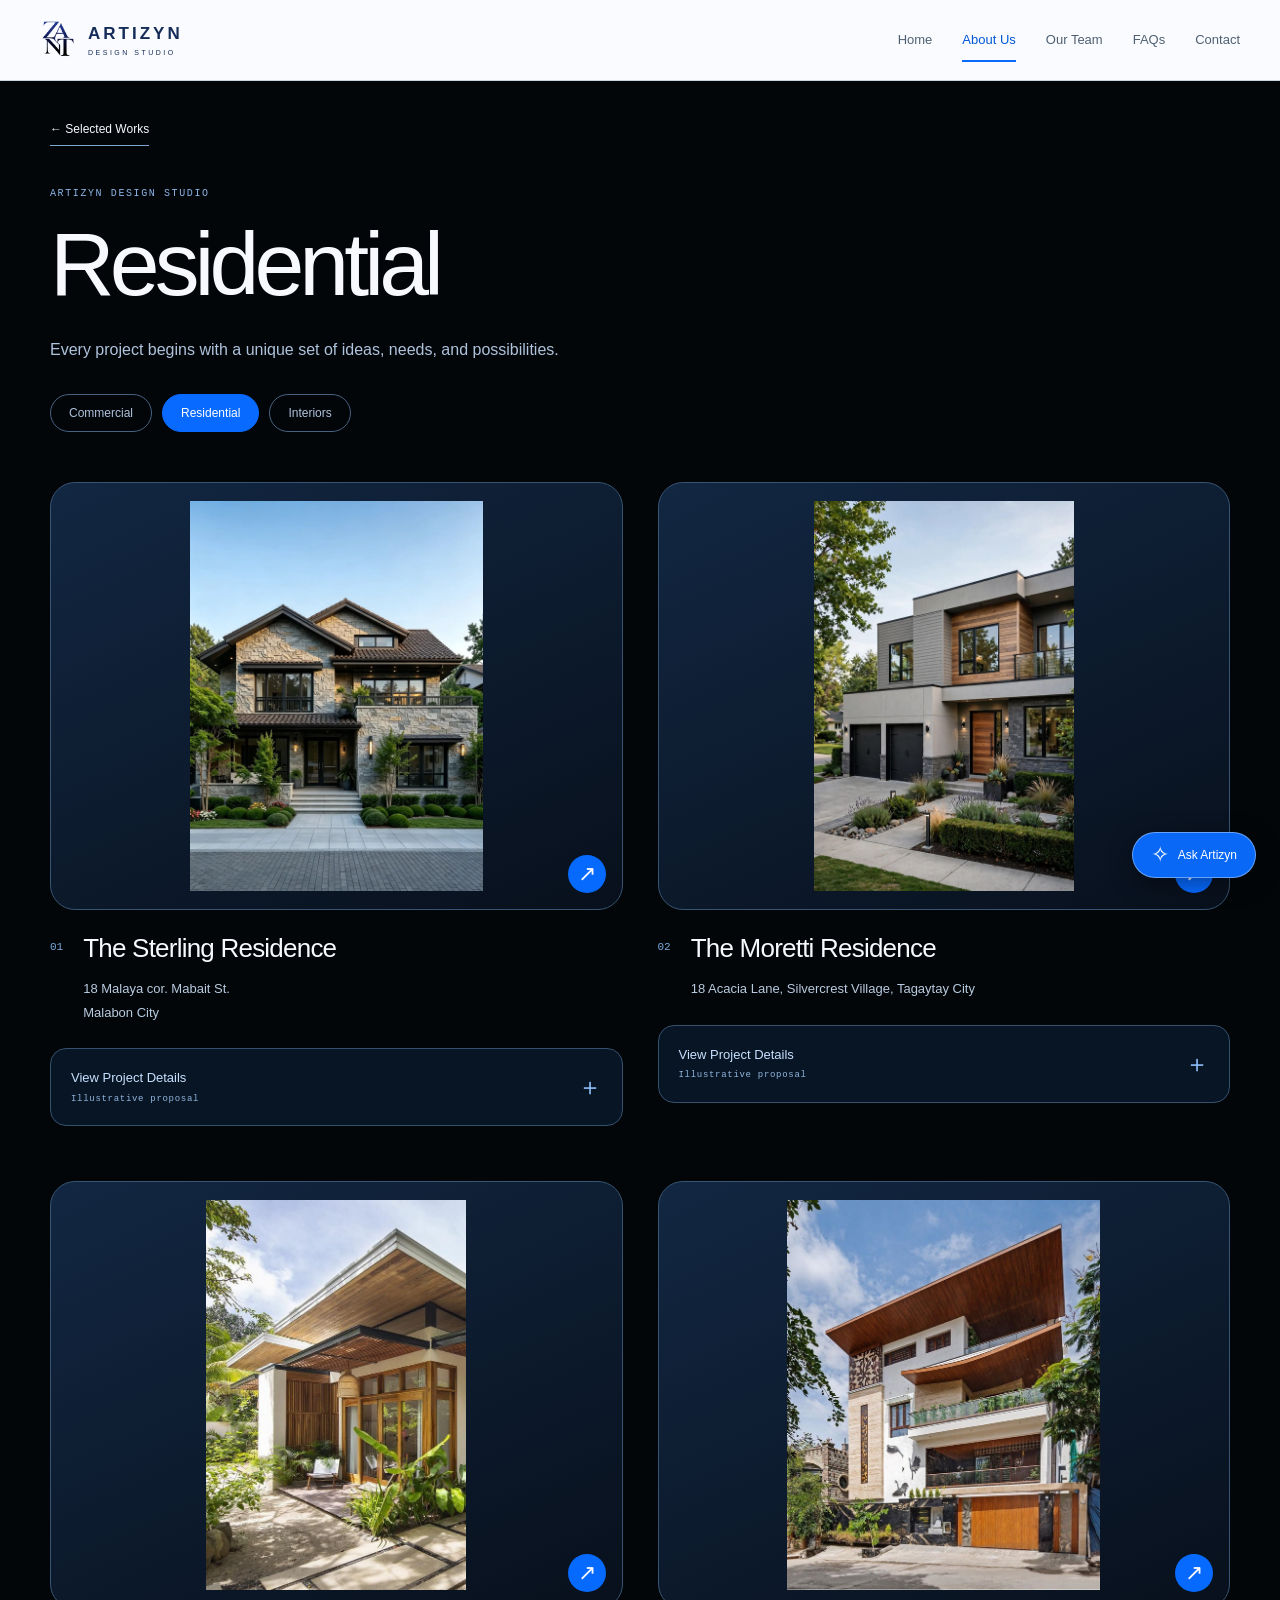
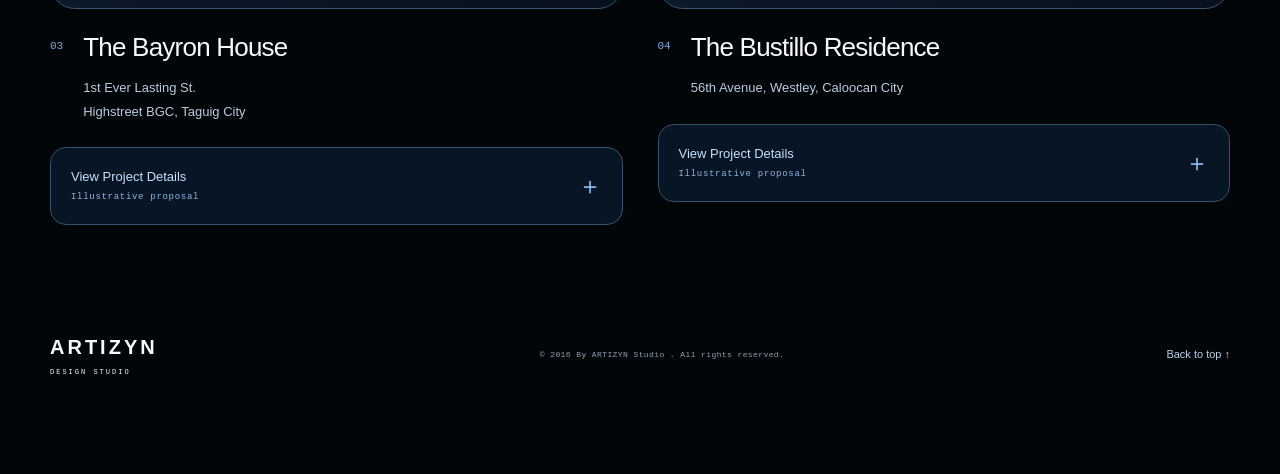
<file: residential.html>
<!doctype html>
<html lang="en">
<head>
  <meta charset="UTF-8">
  <meta name="viewport" content="width=device-width, initial-scale=1">
  <meta name="description" content="ARTIZYN Design Studio. Designing Spaces. Inspiring Lives.">
  <title>Residential | ARTIZYN Design Studio</title>
  <link rel="icon" href="assets/344285221e7c3db9e5a2c0e0a486cc6c.png">
  <link rel="stylesheet" href="styles.css">
  <script src="script.js" defer></script>
</head>
<body>
  <a href="#main" class="skip-link">Skip to content</a>
  <header class="site-header"><div class="nav-wrap">
    <a href="index.html" class="studio-logo" aria-label="ARTIZYN Design Studio home"><img src="assets/344285221e7c3db9e5a2c0e0a486cc6c.png" alt="" class="" loading="eager"><span>ARTIZYN<small>DESIGN STUDIO</small></span></a>
    <button type="button" class="menu-toggle" aria-expanded="false" aria-controls="navigation">Menu <span aria-hidden="true">＋</span></button>
    <nav id="navigation" aria-label="Main navigation"><a href="index.html">Home</a><a href="about.html" class="active" aria-current="page">About Us</a><a href="team.html">Our Team</a><a href="faqs.html">FAQs</a><a href="contact.html">Contact</a></nav>
  </div></header>
  <main id="main"><section class="portfolio-intro container"><a href="about.html#selected-works" class="text-link">← Selected Works</a><p class="eyebrow">ARTIZYN DESIGN STUDIO</p><h1>Residential</h1><p>Every project begins with a unique set of ideas, needs, and possibilities.</p><nav class="portfolio-tabs" aria-label="Project categories"><a href="commercial.html">Commercial</a><a href="residential.html" class="active" aria-current="page">Residential</a><a href="interiors.html">Interiors</a></nav></section><section class="portfolio-grid container" aria-label="Residential projects"><article class="project-card"><button type="button" class="project-image" data-project-image="assets/cbf2e55124b88dc359e330a60bb143f4.png" data-project-name="The Sterling Residence" data-project-address="18 Malaya cor. Mabait St.
Malabon City" aria-label="View The Sterling Residence"><img src="assets/cbf2e55124b88dc359e330a60bb143f4.png" alt="The Sterling Residence" class="" loading="eager"><span aria-hidden="true">↗</span></button><div class="project-caption"><span class="project-index">01</span><div><h2>The Sterling Residence</h2><p>18 Malaya cor. Mabait St.<br>Malabon City</p></div></div>
<details class="project-details" id="residential-01-details">
  <summary><span class="details-label">View Project Details<span class="sr-only"> for The Sterling Residence</span><small>Illustrative proposal</small></span><span class="details-toggle" aria-hidden="true">＋</span></summary>
  <div class="project-detail-body">
    <p class="proposal-note"><strong>Illustrative proposal.</strong> Areas, spaces, materials and specifications below are sample design information, not verified details of the pictured project.</p>
    <dl class="project-metrics"><div class="metric-wide"><dt>Project Type</dt><dd>Residential Architecture | Private Residence</dd></div><div><dt>Proposed Lot Area</dt><dd>520 sq.m.</dd></div><div><dt>Proposed Gross Floor Area</dt><dd>390 sq.m.</dd></div><div><dt>Proposed Building Height</dt><dd>2 Storeys</dd></div></dl>
    <h3>Project Overview</h3><p class="project-overview">The Sterling Residence is a sophisticated private home that combines timeless architectural elegance with contemporary residential living. Inspired by traditional residential architecture, the design incorporates pitched roofing, natural stone finishes, and carefully proportioned windows to establish a warm yet refined character. The residence emphasizes spacious interiors, functional zoning, and landscaped surroundings to promote comfort, privacy, and a welcoming family environment.</p>
    <h3>Architectural Spaces</h3><ul class="project-space-list"><li>Formal living and dining areas</li><li>Family lounge and entertainment room</li><li>Kitchen and auxiliary service kitchen</li><li>Four bedrooms with storage provisions</li><li>Master bedroom with private bathroom</li><li>Common bathrooms and powder room</li><li>Laundry and utility areas</li><li>Two-car garage and landscaped garden</li></ul>
    <h3>Design Specifications</h3><dl class="specification-list"><div><dt>Architectural Style</dt><dd>Modern Traditional</dd></div><div><dt>Primary Materials</dt><dd>Reinforced concrete, natural stone, wood, and glass</dd></div><div><dt>Roofing</dt><dd>Multi-gabled pitched roof system</dd></div><div><dt>Interior Finishes</dt><dd>Wood accents, textured walls, and premium tile finishes</dd></div><div><dt>Special Features</dt><dd>Landscaped front yard, generous windows, and distinct public and private zones</dd></div></dl>
  </div>
</details>
</article><article class="project-card"><button type="button" class="project-image" data-project-image="assets/8f40884d95984c775fd3a8ee0dd06b03.png" data-project-name="The Moretti Residence" data-project-address="18 Acacia Lane, Silvercrest Village, Tagaytay City" aria-label="View The Moretti Residence"><img src="assets/8f40884d95984c775fd3a8ee0dd06b03.png" alt="The Moretti Residence" class="" loading="eager"><span aria-hidden="true">↗</span></button><div class="project-caption"><span class="project-index">02</span><div><h2>The Moretti Residence</h2><p>18 Acacia Lane, Silvercrest Village, Tagaytay City</p></div></div>
<details class="project-details" id="residential-02-details">
  <summary><span class="details-label">View Project Details<span class="sr-only"> for The Moretti Residence</span><small>Illustrative proposal</small></span><span class="details-toggle" aria-hidden="true">＋</span></summary>
  <div class="project-detail-body">
    <p class="proposal-note"><strong>Illustrative proposal.</strong> Areas, spaces, materials and specifications below are sample design information, not verified details of the pictured project.</p>
    <dl class="project-metrics"><div class="metric-wide"><dt>Project Type</dt><dd>Residential Architecture | Private Residence</dd></div><div><dt>Proposed Lot Area</dt><dd>480 sq.m.</dd></div><div><dt>Proposed Gross Floor Area</dt><dd>300 sq.m.</dd></div><div><dt>Proposed Building Height</dt><dd>2 Storeys</dd></div></dl>
    <h3>Project Overview</h3><p class="project-overview">The Moretti Residence is a modern residential development designed to reflect simplicity, sophistication, and comfort. Characterized by clean horizontal lines, geometric building masses, and a balanced combination of natural and contemporary materials, the residence embraces minimalist architectural principles. Its spatial arrangement promotes open-plan living, privacy, and visual connectivity with the surrounding landscape, creating a comfortable environment suited to modern family living.</p>
    <h3>Architectural Spaces</h3><ul class="project-space-list"><li>Open-plan living and dining area</li><li>Contemporary kitchen and pantry</li><li>Three bedrooms and master suite</li><li>Family lounge</li><li>Home office or study room</li><li>Common bathrooms and powder room</li><li>Laundry and utility room</li><li>Two-car garage, balcony, and garden</li></ul>
    <h3>Design Specifications</h3><dl class="specification-list"><div><dt>Architectural Style</dt><dd>Modern Contemporary</dd></div><div><dt>Primary Materials</dt><dd>Reinforced concrete, glass, architectural wood cladding, and metal framing</dd></div><div><dt>Roofing</dt><dd>Concealed low-slope roof</dd></div><div><dt>Interior Finishes</dt><dd>Neutral wall treatments, wood textures, and large-format tiles</dd></div><div><dt>Special Features</dt><dd>Expansive glazing, indoor-outdoor connection, and passive cooling strategies</dd></div></dl>
  </div>
</details>
</article><article class="project-card"><button type="button" class="project-image" data-project-image="assets/19e743f1caa5261879bfc07f9c8aa230.png" data-project-name="The Bayron House" data-project-address="1st Ever Lasting St.
Highstreet BGC, Taguig City" aria-label="View The Bayron House"><img src="assets/19e743f1caa5261879bfc07f9c8aa230.png" alt="The Bayron House" class="" loading="lazy"><span aria-hidden="true">↗</span></button><div class="project-caption"><span class="project-index">03</span><div><h2>The Bayron House</h2><p>1st Ever Lasting St.<br>Highstreet BGC, Taguig City</p></div></div>
<details class="project-details" id="residential-03-details">
  <summary><span class="details-label">View Project Details<span class="sr-only"> for The Bayron House</span><small>Illustrative proposal</small></span><span class="details-toggle" aria-hidden="true">＋</span></summary>
  <div class="project-detail-body">
    <p class="proposal-note"><strong>Illustrative proposal.</strong> Areas, spaces, materials and specifications below are sample design information, not verified details of the pictured project.</p>
    <dl class="project-metrics"><div class="metric-wide"><dt>Project Type</dt><dd>Residential Architecture | Private Residence</dd></div><div><dt>Proposed Lot Area</dt><dd>430 sq.m.</dd></div><div><dt>Proposed Gross Floor Area</dt><dd>210 sq.m.</dd></div><div><dt>Proposed Building Height</dt><dd>Single Storey</dd></div></dl>
    <h3>Project Overview</h3><p class="project-overview">The Bayron House is a contemporary tropical residence designed to harmonize modern architectural principles with natural surroundings. Featuring extended roof overhangs, warm wooden accents, and generously glazed openings, the design creates a seamless connection between indoor living spaces and outdoor landscaped areas. The residence prioritizes comfort, natural ventilation, and functional spatial planning while creating a peaceful and welcoming residential atmosphere.</p>
    <h3>Architectural Spaces</h3><ul class="project-space-list"><li>Open-plan living and dining spaces</li><li>Kitchen with breakfast counter</li><li>Master bedroom with private bathroom</li><li>Two secondary bedrooms</li><li>Common bathroom</li><li>Covered outdoor terrace</li><li>Laundry and service areas</li><li>Garden and parking provisions</li></ul>
    <h3>Design Specifications</h3><dl class="specification-list"><div><dt>Architectural Style</dt><dd>Modern Tropical</dd></div><div><dt>Primary Materials</dt><dd>Reinforced concrete, timber-look cladding, glass, and natural stone accents</dd></div><div><dt>Roofing</dt><dd>Sloping roof with extended overhangs</dd></div><div><dt>Interior Finishes</dt><dd>Natural wood, light-colored walls, and stone-inspired flooring</dd></div><div><dt>Special Features</dt><dd>Cross-ventilation opportunities, covered outdoor spaces, and garden integration</dd></div></dl>
  </div>
</details>
</article><article class="project-card"><button type="button" class="project-image" data-project-image="assets/dc280bbeef73ef02d7e07237e83b73b2.png" data-project-name="The Bustillo Residence" data-project-address="56th Avenue, Westley, Caloocan City" aria-label="View The Bustillo Residence"><img src="assets/dc280bbeef73ef02d7e07237e83b73b2.png" alt="The Bustillo Residence" class="" loading="lazy"><span aria-hidden="true">↗</span></button><div class="project-caption"><span class="project-index">04</span><div><h2>The Bustillo Residence</h2><p>56th Avenue, Westley, Caloocan City</p></div></div>
<details class="project-details" id="residential-04-details">
  <summary><span class="details-label">View Project Details<span class="sr-only"> for The Bustillo Residence</span><small>Illustrative proposal</small></span><span class="details-toggle" aria-hidden="true">＋</span></summary>
  <div class="project-detail-body">
    <p class="proposal-note"><strong>Illustrative proposal.</strong> Areas, spaces, materials and specifications below are sample design information, not verified details of the pictured project.</p>
    <dl class="project-metrics"><div class="metric-wide"><dt>Project Type</dt><dd>Residential Architecture | Private Residence</dd></div><div><dt>Proposed Lot Area</dt><dd>300 sq.m.</dd></div><div><dt>Proposed Gross Floor Area</dt><dd>540 sq.m.</dd></div><div><dt>Proposed Building Height</dt><dd>3 Storeys</dd></div></dl>
    <h3>Project Overview</h3><p class="project-overview">The Bustillo Residence is a contemporary urban home designed to maximize spatial efficiency while maintaining architectural elegance and residential comfort. Its design features dynamic horizontal roof projections, textured wall treatments, and a combination of wood and stone-inspired materials that establish a distinctive modern identity. The multi-level spatial arrangement provides privacy, functional separation, and flexible living environments suited to the needs of a growing family.</p>
    <h3>Architectural Spaces</h3><ul class="project-space-list"><li>Formal living and dining areas</li><li>Family lounge and entertainment space</li><li>Main kitchen and service kitchen</li><li>Four bedrooms including a master suite</li><li>Home office or study area</li><li>Balconies and outdoor terraces</li><li>Laundry and service rooms</li><li>Two-car garage and landscaped entrance</li></ul>
    <h3>Design Specifications</h3><dl class="specification-list"><div><dt>Architectural Style</dt><dd>Modern Contemporary</dd></div><div><dt>Primary Materials</dt><dd>Reinforced concrete, wood-look panels, architectural glass, and metal accents</dd></div><div><dt>Roofing</dt><dd>Contemporary flat and low-slope roof forms</dd></div><div><dt>Interior Finishes</dt><dd>Neutral wall finishes, wood textures, and premium tiles</dd></div><div><dt>Special Features</dt><dd>Layered façade design, shaded balconies, and vertical spatial zoning</dd></div></dl>
  </div>
</details>
</article></section></main>
  <footer class="container site-footer"><a href="index.html" class="footer-wordmark">ARTIZYN<span>DESIGN STUDIO</span></a><p>© 2016 By ARTIZYN Studio . All rights reserved.</p><a href="#main" class="back-top">Back to top ↑</a></footer>
  <div class="assistant-panel" id="assistant-panel" hidden><div class="assistant-header"><strong>Artizyn</strong><button id="assistant-close" type="button" aria-label="Close Artizyn assistant">×</button></div><iframe id="assistant-frame" title="Artizyn AI Agent and Design Helper" data-src="https://agent.jotform.com/01a19ae77b0070008f9f59770c9044ddc008/canva-chatbot-bubble" referrerpolicy="strict-origin-when-cross-origin"></iframe><a href="https://agent.jotform.com/01a19ae77b0070008f9f59770c9044ddc008/canva-chatbot-bubble" target="_blank" rel="noopener noreferrer" class="assistant-link">Open assistant in a new tab ↗</a></div>
  <button class="assistant-toggle" id="assistant-toggle" type="button" aria-expanded="false" aria-controls="assistant-panel"><span aria-hidden="true">✧</span> Ask Artizyn</button>
  <dialog id="project-dialog" aria-labelledby="dialog-title"><div class="dialog-header"><h2 id="dialog-title">Selected Works</h2><button id="dialog-close" type="button" aria-label="Close project image">Close ×</button></div><img id="dialog-image" alt=""><p id="dialog-address"></p></dialog>
</body>
</html>
</file>
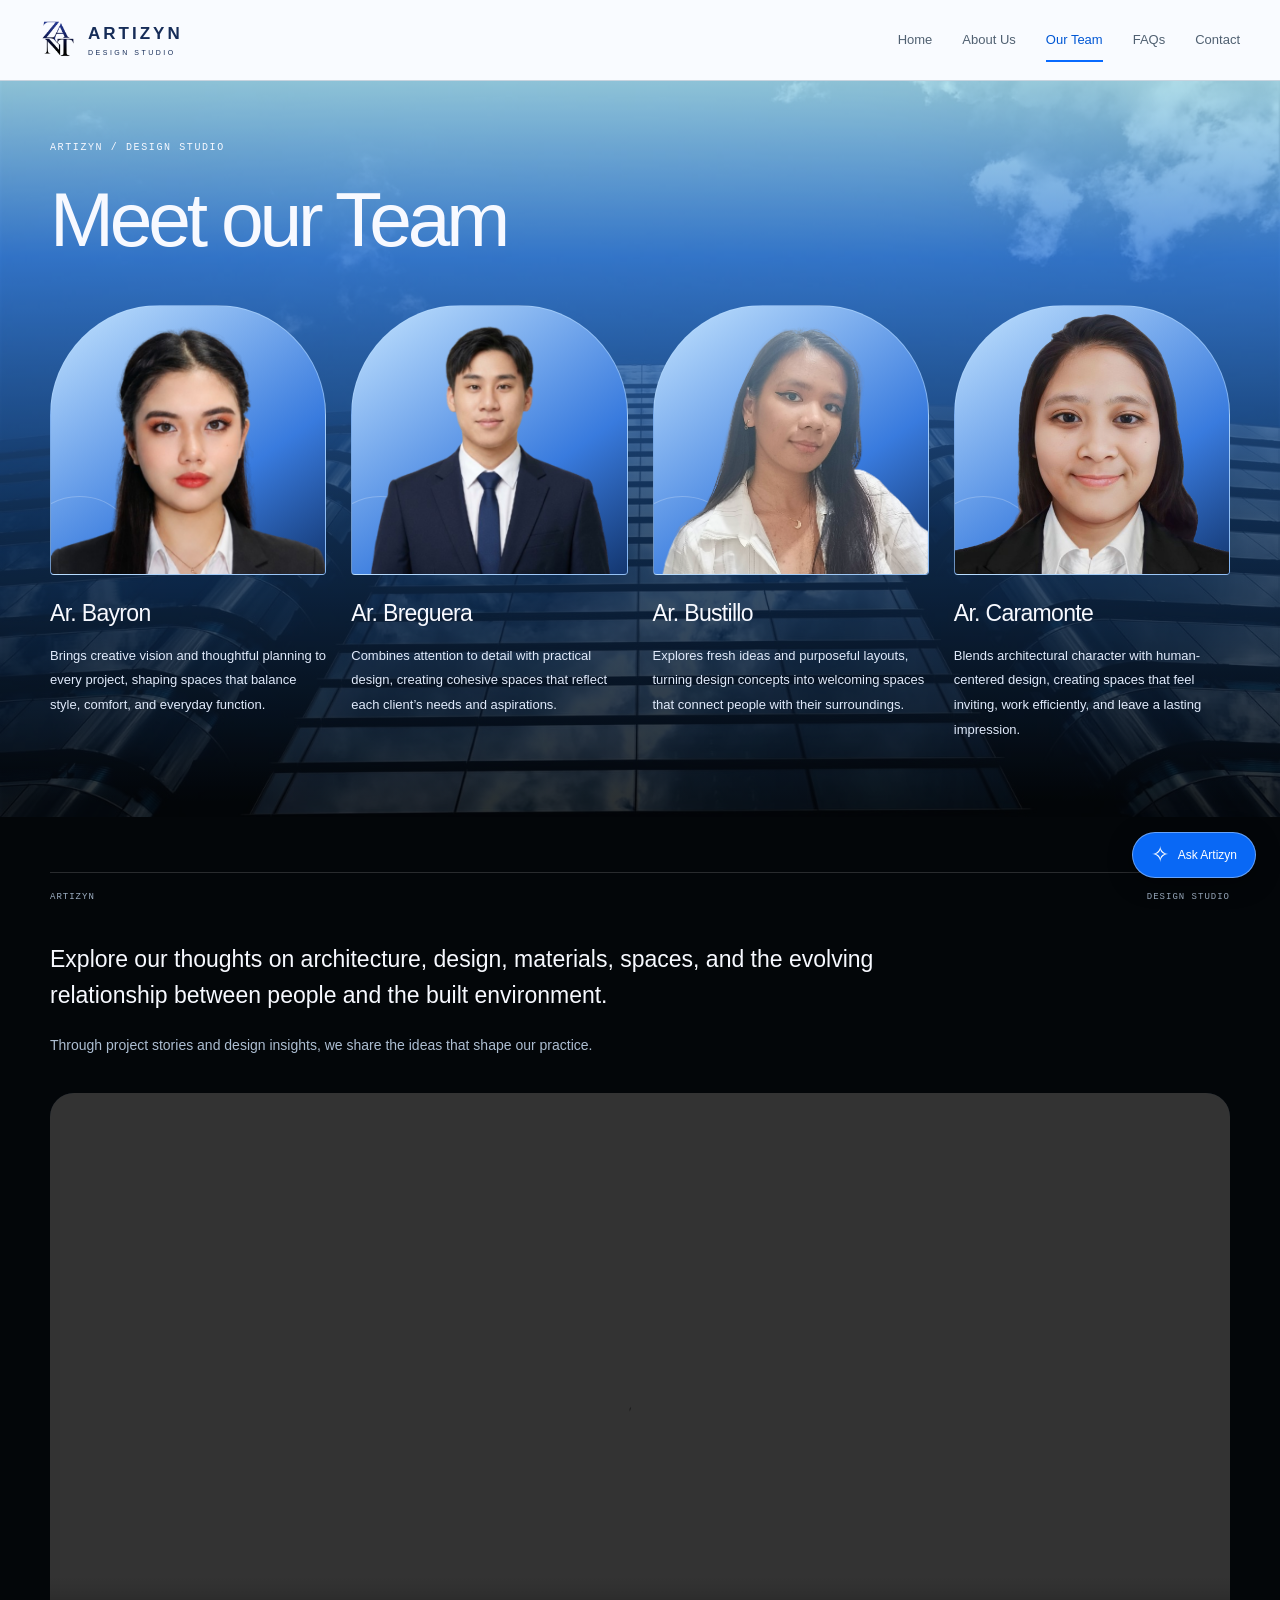
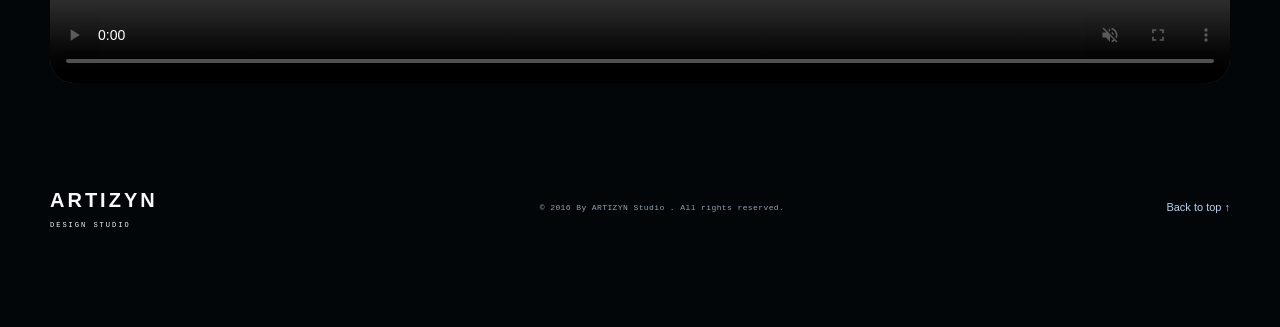
<file: team.html>
<!doctype html>
<html lang="en">
<head>
  <meta charset="UTF-8">
  <meta name="viewport" content="width=device-width, initial-scale=1">
  <meta name="description" content="ARTIZYN Design Studio. Designing Spaces. Inspiring Lives.">
  <title>Our Team | ARTIZYN Design Studio</title>
  <link rel="icon" href="assets/344285221e7c3db9e5a2c0e0a486cc6c.png">
  <link rel="stylesheet" href="styles.css">
  <script src="script.js" defer></script>
</head>
<body>
  <a href="#main" class="skip-link">Skip to content</a>
  <header class="site-header"><div class="nav-wrap">
    <a href="index.html" class="studio-logo" aria-label="ARTIZYN Design Studio home"><img src="assets/344285221e7c3db9e5a2c0e0a486cc6c.png" alt="" class="" loading="eager"><span>ARTIZYN<small>DESIGN STUDIO</small></span></a>
    <button type="button" class="menu-toggle" aria-expanded="false" aria-controls="navigation">Menu <span aria-hidden="true">＋</span></button>
    <nav id="navigation" aria-label="Main navigation"><a href="index.html">Home</a><a href="about.html">About Us</a><a href="team.html" class="active" aria-current="page">Our Team</a><a href="faqs.html">FAQs</a><a href="contact.html">Contact</a></nav>
  </div></header>
  <main id="main">
<section class="team-section team-page"><div class="team-background"><img src="assets/c82552db2556053404ffef305cc319f3.jpg" alt="" class="" loading="lazy"></div><div class="container"><p class="eyebrow">ARTIZYN / DESIGN STUDIO</p><h1>Meet our Team</h1><div class="team-grid"><article class="team-card"><div class="team-portrait portrait-1"><img src="assets/b20ba016397efddb322e0bddfe618b8a.png" alt="Portrait of Ar. Bayron" class="" loading="eager"></div><h2>Ar. Bayron</h2><p>Brings creative vision and thoughtful planning to every project, shaping spaces that balance style, comfort, and everyday function.</p></article><article class="team-card"><div class="team-portrait portrait-2"><img src="assets/20bbe5d9cb3a62401eebf8099052d9e7.png" alt="Portrait of Ar. Breguera" class="" loading="eager"></div><h2>Ar. Breguera</h2><p>Combines attention to detail with practical design, creating cohesive spaces that reflect each client’s needs and aspirations.</p></article><article class="team-card"><div class="team-portrait portrait-3"><img src="assets/786c21fbe259706f17c231714b064272.png" alt="Portrait of Ar. Bustillo" class="" loading="eager"></div><h2>Ar. Bustillo</h2><p>Explores fresh ideas and purposeful layouts, turning design concepts into welcoming spaces that connect people with their surroundings.</p></article><article class="team-card"><div class="team-portrait portrait-4"><img src="assets/9d81724df78fdecf313ef36a7ef4e21f.png" alt="Portrait of Ar. Caramonte" class="" loading="eager"></div><h2>Ar. Caramonte</h2><p>Blends architectural character with human-centered design, creating spaces that feel inviting, work efficiently, and leave a lasting impression.</p></article></div></div></section>
<section class="studio-insights container"><div class="section-topline"><span>ARTIZYN</span><span>DESIGN STUDIO</span></div><p class="insights-lead">Explore our thoughts on architecture, design, materials, spaces, and the evolving relationship between people and the built environment.</p><p>Through project stories and design insights, we share the ideas that shape our practice.</p><video autoplay muted controls playsinline preload="auto" aria-label="Artizyn studio design video"><source src="assets/252da46295e926d8c752cc5c37b819a6.mp4" type="video/mp4">Your browser does not support video. <a href="assets/252da46295e926d8c752cc5c37b819a6.mp4">Download the studio video</a>.</video></section>
</main>
  <footer class="container site-footer"><a href="index.html" class="footer-wordmark">ARTIZYN<span>DESIGN STUDIO</span></a><p>© 2016 By ARTIZYN Studio . All rights reserved.</p><a href="#main" class="back-top">Back to top ↑</a></footer>
  <div class="assistant-panel" id="assistant-panel" hidden><div class="assistant-header"><strong>Artizyn</strong><button id="assistant-close" type="button" aria-label="Close Artizyn assistant">×</button></div><iframe id="assistant-frame" title="Artizyn AI Agent and Design Helper" data-src="https://agent.jotform.com/01a19ae77b0070008f9f59770c9044ddc008/canva-chatbot-bubble" referrerpolicy="strict-origin-when-cross-origin"></iframe><a href="https://agent.jotform.com/01a19ae77b0070008f9f59770c9044ddc008/canva-chatbot-bubble" target="_blank" rel="noopener noreferrer" class="assistant-link">Open assistant in a new tab ↗</a></div>
  <button class="assistant-toggle" id="assistant-toggle" type="button" aria-expanded="false" aria-controls="assistant-panel"><span aria-hidden="true">✧</span> Ask Artizyn</button>
  <dialog id="project-dialog" aria-labelledby="dialog-title"><div class="dialog-header"><h2 id="dialog-title">Selected Works</h2><button id="dialog-close" type="button" aria-label="Close project image">Close ×</button></div><img id="dialog-image" alt=""><p id="dialog-address"></p></dialog>
</body>
</html>
</file>
<file: styles.css>
@charset "UTF-8";
:root{--black:#030609;--blue:#086aff;--ice:#b4e4ee;--white:#f7f9ff;--muted:#a5b5c8;--line:#ffffff26;--font:Arial,Helvetica,sans-serif;--mono:'Courier New',monospace}
*{box-sizing:border-box}html{scroll-behavior:smooth;scroll-padding-top:85px}body{margin:0;background:var(--black);color:var(--white);font-family:var(--font);font-size:15px;line-height:1.7}button,input,textarea,select{font:inherit}button,a{-webkit-tap-highlight-color:transparent}button{cursor:pointer;touch-action:manipulation}a{color:inherit;text-decoration:none}a:focus-visible,button:focus-visible,summary:focus-visible,input:focus-visible,select:focus-visible,textarea:focus-visible{outline:3px solid #82c8ff;outline-offset:5px}img{display:block;max-width:100%}p,h1,h2,h3,figure{margin:0}button{color:inherit}h1,h2,h3{line-height:1.05;letter-spacing:-.055em;font-weight:400}h2{font-size:clamp(42px,4.6vw,66px)}strong{font-weight:700}.container{width:min(1180px,calc(100% - 100px));margin-inline:auto}.eyebrow{font-family:var(--mono);font-size:10px;letter-spacing:1.6px;line-height:1.5}.small-line{width:24px;height:1px;background:#c8f0ff;display:inline-block;vertical-align:middle;margin-right:8px}.site-header{height:80px;position:sticky;top:0;z-index:30;background:#f9fbff;color:#122032;box-shadow:0 1px 0 #c8d4df}.nav-wrap{width:min(1280px,calc(100% - 80px));height:100%;margin:auto;display:flex;align-items:center;justify-content:space-between;gap:25px}.logo{font-size:29px;font-weight:700;letter-spacing:-1.5px;line-height:1}.logo span{color:var(--blue)}nav{display:flex;align-items:center;gap:30px}nav a{font-size:13px;color:#506071;position:relative}nav a:hover,nav a.active{color:#0057d4}nav a.active:not(.nav-contact)::after{content:'';position:absolute;bottom:-11px;left:0;right:0;height:2px;background:var(--blue)}nav a.nav-contact{padding:11px 18px;border:1px solid #bac8d9;color:#14263d}nav a.nav-contact span{margin-left:16px}.menu-toggle{display:none}.hero{position:relative;isolation:isolate;overflow:hidden;padding-top:52px}.hero-glow{position:absolute;z-index:-2;top:0;left:0;right:0;height:780px;background:linear-gradient(180deg,#ade0eb 0%,#417ed2 26%,#10365d 56%,#030609 96%)}.hero-layout{display:grid;grid-template-columns:1fr 1.04fr;gap:36px;position:relative;z-index:1}.hero-card{border:1px solid #ffffff7d;background:linear-gradient(145deg,#d7f1ff27,#122c4a50 55%,#000a);border-radius:58px 16px 58px 16px;padding:43px 42px 25px;display:flex;flex-direction:column;align-items:flex-start;backdrop-filter:blur(15px);min-width:0}.hero h1{font-size:clamp(55px,5.8vw,85px);margin-top:35px;line-height:1.02;letter-spacing:-.06em}.hero h1 strong{display:block}.hero-description{font-size:16px;margin-top:26px;line-height:1.6;color:#e1effb}.button{display:inline-flex;align-items:center;justify-content:space-between;gap:35px;padding:14px 20px;min-height:48px;border:0;font-size:12px;border-radius:5px}.button-blue{background:var(--blue);color:#fff;box-shadow:0 8px 25px #0064ff20}.button:hover{background:#2a83ff}.button span{font-size:21px;line-height:1}.hero .button{margin-top:33px}.hero-bottom{display:flex;align-items:center;justify-content:space-between;width:100%;margin-top:45px;padding-top:18px;border-top:1px solid #ffffff30;font-family:var(--mono);font-size:8px;letter-spacing:1px;color:#c1d4e6}.hero-bottom>span:last-child{font-size:22px}.hero-image{position:relative;min-height:525px;max-height:620px;overflow:hidden;border-radius:40px 7px 40px 7px;background:#122335}.hero-image img{width:100%;height:100%;object-fit:cover;object-position:50% 45%}.hero-image::after{content:'';position:absolute;inset:55% 0 0;background:linear-gradient(transparent,#000b)}.hero-image figcaption{position:absolute;bottom:25px;left:25px;right:25px;z-index:1;font-family:var(--mono);font-size:8px;letter-spacing:1px;display:flex;justify-content:space-between;gap:10px}.blue-loop{width:205px;height:205px;border:39px solid #72a4ff;border-radius:40%;position:absolute;z-index:2;transform:rotate(29deg);box-shadow:inset 5px 5px 8px #c3edff,inset -8px -8px 14px #1451db,7px 6px 10px #13329d;border-top-color:#a1c8ff;border-left-color:#95c3ff;pointer-events:none}.loop-one{top:-113px;right:-85px;width:240px;height:240px}.loop-two{top:490px;left:-135px;transform:rotate(-25deg);width:190px;height:190px;border-width:32px;z-index:0}.intro{padding-top:96px;padding-bottom:85px;text-align:center}.intro>.eyebrow{color:#96b1ce;font-size:9px}.intro h2{margin-top:22px;font-size:clamp(38px,4.4vw,62px)}.blue-text{color:#8bc5ff}.section-intro{max-width:500px;margin:24px auto 0;color:var(--muted);font-size:14px;line-height:1.8}.values-grid{display:grid;grid-template-columns:repeat(3,1fr);gap:22px;margin-top:52px;text-align:left}.glass-card{padding:28px 27px 22px;border:1px solid #a4c1df70;border-radius:23px;background:linear-gradient(164deg,#11274230,#103d7a 65%,#8fbfdf);min-height:315px;position:relative}.card-number{font-family:var(--mono);font-size:9px;letter-spacing:1px;color:#a5c6ee}.glass-card h3{font-size:26px;line-height:1.15;letter-spacing:-.03em;margin-top:26px}.glass-card p{font-size:12px;line-height:1.85;margin-top:20px;color:#eff6ff;max-width:265px}.card-arrow{display:block;text-align:right;margin-top:22px;font-size:21px}.services-banner{position:relative;isolation:isolate;overflow:hidden;min-height:420px;display:flex;align-items:center;border-top:1px solid #273a51;border-bottom:1px solid #3c6980}.facade-background{position:absolute;z-index:-2;inset:0;width:100%;height:100%;object-fit:cover;object-position:center 50%}.services-banner::after{content:'';position:absolute;z-index:-1;inset:0;background:linear-gradient(90deg,#03101be0,#0b2a569c 50%,#07111aa6)}.banner-inner{display:grid;grid-template-columns:1fr 1.4fr .7fr;gap:65px;align-items:center;padding-block:45px}.process-photo{height:245px;width:100%;object-fit:cover;border-radius:24px 65px 24px 65px;transform:rotate(-3deg);border:1px solid #b6d5e9a0}.banner-inner h2{font-size:clamp(50px,6vw,80px);margin-top:15px}.banner-inner>div>p:last-child{margin-top:20px;color:#d3e6f8;font-family:var(--mono);font-size:12px}.outline-cross{position:relative;width:115px;height:200px;background:linear-gradient(#edfaff44,#1c87ff1f);border:1px solid #b7d7f8a6;border-radius:24px;transform:rotate(15deg)}.outline-cross::before{content:'';position:absolute;width:200px;height:100px;top:49px;left:-44px;background:linear-gradient(#b8d9ff5c,#1262ba30);border:1px solid #bbdcff88;border-radius:20px}.services-content{padding-block:65px 80px}.section-topline{display:flex;justify-content:space-between;gap:20px;font-family:var(--mono);font-size:9px;letter-spacing:1px;border-top:1px solid var(--line);padding-top:17px;color:#9eafc3}.service-layout{display:grid;grid-template-columns:1fr 1fr;gap:70px;margin-top:40px}.service-selector h2{font-size:43px}.service-buttons{display:flex;flex-direction:column;gap:14px;margin-top:38px}.service-button{display:flex;align-items:center;gap:16px;justify-content:flex-start;background:#101a27;color:#b9c7d8;border:1px solid #293e58;padding:16px 19px;font-size:12px;border-radius:30px;text-align:left;min-height:55px}.service-button>span:first-child{font-family:var(--mono);font-size:9px;opacity:.7}.service-button>span:last-child{margin-left:auto;font-size:18px}.service-button.active,.service-button:hover{background:linear-gradient(100deg,#1562e4,#64a6ef);color:#fff;border-color:#a8cfff}.service-detail{border:1px solid #263d54;border-radius:24px;overflow:hidden;background:#091420;min-width:0}.service-detail>img{width:100%;height:230px;object-fit:cover}.service-detail-copy{padding:25px}.service-detail-copy .eyebrow{font-size:9px;color:#a9cfff}.service-detail h3{font-size:27px;margin-top:13px;letter-spacing:-.025em}.service-detail-copy>p:not(.eyebrow){font-size:12px;color:#acbfd3;line-height:1.8;margin-top:16px;min-height:87px}.text-link{display:inline-flex;align-items:center;gap:30px;font-size:12px;border-bottom:1px solid #7fa7d2;padding-bottom:6px;margin-top:22px}.text-link:hover{color:#9dcaff}.team-section{background:linear-gradient(180deg,#a7dce8 0,#397ed6 24%,#12335b 60%,#030609 98%);padding-block:55px 65px}.team-section .section-topline{border-color:#ffffff50;color:#e1f2ff}.section-heading{display:flex;justify-content:space-between;align-items:flex-end;margin-top:30px;gap:25px}.section-heading>p{font-size:12px;color:#deecfa}.team-grid{display:grid;grid-template-columns:repeat(4,1fr);gap:25px;margin-top:40px}.team-portrait{height:235px;position:relative;overflow:hidden;border-radius:26px 26px 5px 5px;background:linear-gradient(145deg,#c4e4ff,#397bde 65%,#13366f);border:1px solid #b5daff8c;display:grid;place-items:center}.team-portrait::after{content:'';position:absolute;width:145px;height:145px;border:1px solid #ffffff3a;border-radius:40%;transform:rotate(45deg);bottom:-75px;left:-45px}.team-monogram{font-size:100px;color:#ffffffd1;font-weight:400;letter-spacing:-.07em;line-height:1}.member-number{position:absolute;bottom:17px;left:18px;font-size:8px;font-family:var(--mono);letter-spacing:1px;color:#e3f3ff}.portrait-two{background:linear-gradient(145deg,#c9d3ff,#657bdd 65%,#253d85)}.portrait-three{background:linear-gradient(145deg,#bae8eb,#2e9fbb 65%,#125169)}.portrait-four{background:linear-gradient(145deg,#c5d8ff,#558ed7 65%,#1d3c76)}.team-card h3{font-size:20px;line-height:1.2;letter-spacing:-.03em;margin-top:20px}.team-card>p{color:#adbed2;font-size:12px;margin-top:7px}.faq-section{padding-block:70px 90px}.faq-layout{display:grid;grid-template-columns:.8fr 1.2fr;gap:100px}.faq-layout .eyebrow{color:#90aeca;font-size:9px}.faq-layout h2{margin-top:23px;font-size:56px}.faq-intro{font-size:13px;color:var(--muted);margin-top:25px}.faq-list{border-top:1px solid var(--line)}details{border-bottom:1px solid var(--line)}summary{cursor:pointer;display:flex;align-items:center;justify-content:space-between;gap:25px;padding:23px 0;font-size:14px;line-height:1.6;list-style:none}summary::-webkit-details-marker{display:none}.faq-icon{font-size:25px;color:#9bc8ff;flex-shrink:0}details[open] .faq-icon{transform:rotate(45deg)}details p{color:var(--muted);font-size:12px;line-height:1.9;padding:0 35px 24px 0;max-width:550px}.contact-section{position:relative;isolation:isolate;overflow:hidden;border-top:1px solid #304868;background:linear-gradient(145deg,#091929,#124fa8 55%,#9ccfdf);padding-block:70px}.contact-layout{display:grid;grid-template-columns:1fr 1fr;gap:85px;align-items:start}.contact-copy .eyebrow{font-size:9px;color:#b8d8f9}.contact-copy h2{font-size:clamp(45px,4.8vw,67px);line-height:1.05;margin-top:25px}.contact-copy>p:not(.eyebrow){font-size:13px;color:#c5dbf2;line-height:1.9;margin-top:25px}.contact-meta{font-family:var(--mono);font-size:9px;display:flex;flex-direction:column;gap:4px;color:#b7d2ef;margin-top:42px}.contact-copy p.contact-note{font-size:11px;max-width:290px;margin-top:35px;color:#d3e2f3}.contact-loop{left:-130px;bottom:-170px;z-index:-1;width:350px;height:350px;opacity:.35}.contact-form-wrap{background:#06162de6;border:1px solid #b1d5ff70;backdrop-filter:blur(10px);border-radius:28px;padding:32px;min-width:0}.contact-form-wrap h3{font-size:27px;letter-spacing:-.03em;margin-bottom:28px}.form-row{display:grid;grid-template-columns:1fr 1fr;gap:14px}.field{margin-bottom:18px;min-width:0}.field label{display:block;font-size:11px;color:#d2e6fd;margin-bottom:7px}.field label span{color:#8ebfff}.field input,.field select,.field textarea{width:100%;min-width:0;display:block;background:#071c34;border:1px solid #3f638c;border-radius:5px;padding:11px 12px;color:#f4f8ff;font-size:12px;min-height:43px}.field input::placeholder,.field textarea::placeholder{color:#9cb2ca;opacity:1}.field textarea{resize:vertical;min-height:115px}.field select option{color:#fff;background:#071c34}.contact-form-wrap .button{width:100%}.form-note{font-size:10px;color:#b4c7dc;line-height:1.8;margin-top:14px}.enquiry-result[hidden],.draft-actions a[hidden]{display:none}.enquiry-result{border-top:1px solid #426487;margin-top:25px;padding-top:25px}.enquiry-result .eyebrow{font-size:9px;color:#a6cfff}.enquiry-result h3{margin:12px 0}.enquiry-result>p:not(.eyebrow){font-size:12px;color:#bed2e7}.enquiry-result pre{font-family:var(--mono);font-size:11px;white-space:pre-wrap;overflow-wrap:anywhere;background:#030f22;padding:18px;border-radius:6px;color:#d6e7fa;max-height:300px;overflow:auto}.draft-actions{display:flex;gap:9px;flex-wrap:wrap}.draft-actions>button,.draft-actions>a{padding:8px 12px;border:1px solid #718dac;background:transparent;color:#fff;font-size:11px;min-height:40px;border-radius:5px}.enquiry-result #draft-status{font-size:10px;margin-top:12px}footer{display:flex;align-items:center;justify-content:space-between;gap:25px;padding-block:30px}footer .logo{font-size:26px}footer>p{font-family:var(--mono);font-size:8px;color:#8fa2b7;letter-spacing:1px}footer>p>span{margin:0 10px}.back-top{font-size:11px;color:#bad1e9}.skip-link{position:fixed;top:-100px;left:20px;z-index:100;background:white;color:#0648b3;padding:12px 20px}.skip-link:focus{top:10px}
@media(min-width:1500px){.hero-layout{gap:50px}.hero-card{padding-top:50px}.hero h1{font-size:86px}}
@media(max-width:1100px){.container{width:calc(100% - 60px)}.nav-wrap{width:calc(100% - 60px)}nav{gap:22px}.hero-layout{gap:25px}.hero-card{padding:35px 30px 23px}.hero h1{font-size:68px}.hero .eyebrow{font-size:8px}.hero-image{min-height:500px}.hero-bottom{font-size:7px}.hero-image figcaption{font-size:7px}.service-layout{gap:35px}.service-selector h2{font-size:38px}.team-grid{gap:18px}.team-portrait{height:200px}.team-card h3{font-size:18px}.faq-layout{gap:55px}.contact-layout{gap:45px}.contact-form-wrap{padding:26px}.banner-inner{gap:40px}.outline-cross{transform:scale(.8) rotate(15deg)}}
@media(max-width:760px){html{scroll-padding-top:85px}.container{width:calc(100% - 36px)}.site-header{height:70px}.nav-wrap{width:calc(100% - 36px)}.logo{font-size:27px}.menu-toggle{display:flex;align-items:center;gap:14px;border:1px solid #b0bfd1;background:none;color:#182e4b;font-size:12px;padding:7px 10px;min-height:38px}nav{display:none;position:absolute;top:70px;left:0;right:0;background:#f9fbff;padding:12px 18px 22px;box-shadow:0 10px 20px #0003;gap:0}nav.open{display:flex;flex-direction:column;align-items:stretch}nav a{font-size:14px;padding:12px}nav a.active:not(.nav-contact)::after{display:none}nav a.nav-contact{margin-top:7px;padding:12px}.hero{padding-top:25px}.hero-glow{height:1000px}.hero-layout{grid-template-columns:1fr;gap:22px}.hero-card{border-radius:40px 12px 40px 12px;padding:31px 26px 22px;backdrop-filter:none}.hero h1{font-size:clamp(52px,13.7vw,76px);margin-top:27px}.hero .eyebrow{font-size:8px;letter-spacing:1px}.hero-description{font-size:15px;margin-top:22px}.hero .button{margin-top:26px}.hero-bottom{margin-top:28px;font-size:7px}.hero-image{height:365px;min-height:0;border-radius:30px 7px 30px 7px}.hero-image img{object-position:50% 50%}.hero-image figcaption{left:20px;right:20px;bottom:20px;font-size:7px}.loop-one{width:140px;height:140px;right:-90px;top:-70px;border-width:24px}.loop-two{top:780px;width:130px;height:130px;left:-98px;border-width:23px}.intro{padding-top:58px;padding-bottom:50px}.intro>.eyebrow{font-size:8px}.intro h2{font-size:39px;margin-top:20px}.section-intro{font-size:13px;margin-top:20px;max-width:320px}.values-grid{grid-template-columns:1fr;gap:17px;margin-top:32px}.glass-card{padding:25px;min-height:0}.glass-card h3{font-size:27px;margin-top:22px}.glass-card h3 br{display:none}.glass-card p{max-width:none;font-size:12px;margin-top:16px}.card-arrow{margin-top:12px}.services-banner{min-height:440px}.banner-inner{grid-template-columns:1fr 1.6fr;gap:20px;padding-block:40px}.process-photo{height:200px;border-radius:20px 40px 20px 40px}.banner-inner .eyebrow{font-size:8px}.banner-inner h2{font-size:48px}.banner-inner>div>p:last-child{font-size:10px}.outline-cross{display:none}.services-content{padding-block:40px 50px}.section-topline{font-size:8px;letter-spacing:.7px;gap:15px}.section-topline>span:last-child{text-align:right}.service-layout{grid-template-columns:1fr;gap:25px;margin-top:30px}.service-selector h2{font-size:38px}.service-buttons{margin-top:28px;gap:11px}.service-button{font-size:12px;gap:12px;padding:14px 16px}.service-detail>img{height:230px}.service-detail-copy{padding:24px}.service-detail-copy>p:not(.eyebrow){min-height:0}.team-section{padding-block:40px}.section-heading{display:block;margin-top:27px}.section-heading h2{font-size:42px}.section-heading>p{font-size:12px;margin-top:16px}.team-grid{grid-template-columns:1fr 1fr;gap:28px 15px;margin-top:30px}.team-portrait{height:180px;border-radius:22px 22px 5px 5px}.team-monogram{font-size:83px}.member-number{font-size:7px;left:13px;bottom:12px}.team-card h3{font-size:17px;margin-top:14px;line-height:1.3;overflow-wrap:anywhere}.team-card>p{font-size:11px;margin-top:5px}.faq-section{padding-block:45px 50px}.faq-layout{grid-template-columns:1fr;gap:30px}.faq-layout h2{font-size:46px;margin-top:20px}.faq-intro{margin-top:20px}.faq-layout>.faq-list{margin-top:5px}summary{padding-block:21px;font-size:13px;gap:20px}details p{font-size:12px;padding-right:10px}.contact-section{padding-block:45px}.contact-layout{grid-template-columns:1fr;gap:35px}.contact-copy h2{font-size:48px}.contact-copy>p:not(.eyebrow){font-size:13px;margin-top:22px}.contact-meta{margin-top:26px}.contact-copy p.contact-note{max-width:none;margin-top:22px}.contact-form-wrap{padding:24px 20px;border-radius:23px}.contact-form-wrap h3{font-size:27px}.form-row{grid-template-columns:1fr;gap:0}.field input,.field select,.field textarea{font-size:16px}.field label{font-size:12px}.contact-loop{opacity:.15}footer{flex-wrap:wrap;padding-block:25px;gap:20px}footer>p{order:3;width:100%;font-size:7px;line-height:1.8}footer>p>span{margin:0 6px}.back-top{margin-left:auto}}
@media(prefers-reduced-motion:reduce){html{scroll-behavior:auto}*,*::before,*::after{animation:none!important;transition:none!important}}

/* Artizyn content integrated with the original Architrexx visual system. */
.studio-logo{display:flex;align-items:center;gap:12px;color:#162c58;line-height:1;flex-shrink:0}.studio-logo>img{height:46px;width:36px;object-fit:contain}.studio-logo>span{font-size:17px;letter-spacing:3px;font-weight:600}.studio-logo small{display:block;font-size:7px;letter-spacing:2.5px;margin-top:7px;font-weight:400}.home-hero .hero-card{justify-content:center;min-height:540px}.home-hero .hero-card>.eyebrow{font-size:11px;color:#f1f7ff}.studio-wordmark{display:flex;align-items:center;gap:18px;width:100%;margin:35px 0 12px}.studio-wordmark>img{width:126px;height:160px;object-fit:contain}.home-hero h1{font-size:clamp(32px,3.3vw,46px);letter-spacing:.1em;line-height:1.3;margin:0}.studio-wordmark>div>p{font-size:10px;letter-spacing:5px;color:#e0edff;margin-top:7px}.home-hero .hero-description{font-size:13px;letter-spacing:1px}.home-hero .hero-image{max-height:600px}.home-hero .intro{padding-top:85px}.home-hero .intro h2{max-width:850px;margin:0 auto}.home-hero .glass-card h3{font-family:var(--mono);font-size:20px;letter-spacing:.025em}.home-hero .glass-card p{font-size:13px}.home-statement{position:relative;isolation:isolate;padding:100px 0;overflow:hidden}.statement-image{position:absolute;inset:0;z-index:-2}.statement-image img{height:100%;width:100%;object-fit:cover}.home-statement::after{content:'';position:absolute;inset:0;z-index:-1;background:linear-gradient(90deg,#020710ef,#071e44b3)}.home-statement h2{max-width:800px;line-height:1.13}.home-statement .button{margin-top:35px}.site-footer{padding-bottom:95px}.footer-wordmark{font-size:20px;font-weight:600;letter-spacing:3px}.footer-wordmark>span{display:block;font-family:var(--mono);font-size:7px;letter-spacing:2px;font-weight:400;margin-top:3px}.site-footer>p{max-width:470px;line-height:1.7;letter-spacing:.4px}.about-banner{position:relative;isolation:isolate;overflow:hidden;padding:80px 0 90px}.about-background{position:absolute;inset:0;z-index:-2}.about-background img{width:100%;height:100%;object-fit:cover}.about-banner::after{content:'';position:absolute;inset:0;z-index:-1;background:linear-gradient(90deg,#03101beb,#0a3164c7)}.about-banner h1{font-size:clamp(48px,5.6vw,78px);max-width:850px;line-height:1.05;margin-top:23px}.about-story{max-width:665px;color:#e1edfb;font-size:16px;line-height:1.9;margin-top:30px}.about-banner .button{margin-top:30px}.packages-section{padding:65px 0 75px;background:linear-gradient(180deg,#030609,#0b2f66 60%,#1c579a)}.packages-section .section-heading{align-items:flex-start}.packages-section .section-heading>p{max-width:360px;font-size:13px}.package-grid{display:grid;grid-template-columns:repeat(3,1fr);gap:24px;margin-top:40px}.package-card{padding:30px;border:1px solid #a6c7e27d;border-radius:22px;background:linear-gradient(145deg,#1a4b9f30,#83b4dd40);display:flex;flex-direction:column}.package-card h3{font-family:var(--mono);font-size:17px;letter-spacing:.4px}.package-card ul{font-size:13px;color:#d8e9ff;padding-left:18px;line-height:1.9;margin:30px 0 10px}.package-card li+li{margin-top:10px}.package-card .text-link{align-self:flex-start;margin-top:auto;padding-top:25px}.selected-section{padding:60px 0 70px}.selected-section h2{margin-top:30px}.work-grid{display:grid;grid-template-columns:repeat(3,1fr);gap:27px;margin-top:40px}.work-category-image{position:relative;display:block;border-radius:22px;overflow:hidden;background:#152333}.work-category-image img{height:290px;width:100%;object-fit:cover;transition:transform .3s}.work-category-image:hover img{transform:scale(1.03)}.work-category-image>span{position:absolute;bottom:16px;right:16px;background:#066aff;width:38px;height:38px;border-radius:50%;display:grid;place-items:center;font-size:21px}.work-category h3{font-size:25px;margin-top:23px}.work-category p{color:#b2c1d4;font-size:13px;line-height:1.9;margin-top:18px}.team-page{position:relative;isolation:isolate;padding-top:60px;padding-bottom:75px}.team-background{position:absolute;inset:0;z-index:-1;opacity:.17;overflow:hidden}.team-background img{width:100%;height:100%;object-fit:cover}.team-page h1{font-size:clamp(52px,6vw,80px);margin-top:24px}.team-page .team-grid{margin-top:45px}.team-page .team-portrait{height:270px;border-radius:110px 110px 4px 4px}.team-portrait>img{width:100%;height:100%;object-fit:contain;object-position:bottom;position:relative;z-index:1}.team-card h2{font-size:23px;line-height:1.3;letter-spacing:-.03em;margin-top:24px}.team-page .team-card>p{font-size:13px;color:#e0eafb;line-height:1.9;margin-top:15px}.studio-insights{padding:55px 0 70px}.insights-lead{font-size:23px;line-height:1.6;max-width:900px;margin-top:35px}.studio-insights>p:not(.insights-lead){color:#adbed2;font-size:14px;margin-top:20px}.studio-insights video{display:block;margin-top:35px;width:100%;max-height:620px;background:#091321;border-radius:24px}.testimonials-section{padding:65px 0 75px;background:linear-gradient(180deg,#86bde0,#175bb9 40%,#061222 95%)}.testimonials-section h1{font-size:clamp(42px,5vw,68px);max-width:1100px;margin-top:25px;line-height:1.1}.quotes-grid{display:grid;grid-template-columns:repeat(3,1fr);gap:32px;margin-top:42px}.quote-card{border-top:1px solid #b5d9ff80;padding-top:10px}.quote-mark{font-family:Georgia,serif;font-size:72px;line-height:1;color:#b8d9ff}.quote-card blockquote{margin:0;font-size:14px;line-height:1.95;color:#ecf4ff}.quote-card figcaption{font-size:11px;font-family:var(--mono);font-weight:600;margin-top:24px;color:#b7d7ff}.faq-layout h2{font-size:48px;line-height:1.1}.faq-layout .text-link{line-height:1.7;gap:15px}.faq-contacts{background:#0b1d35;padding:48px 0}.faq-contacts h2{font-size:35px;max-width:750px}.faq-contact-grid{display:grid;grid-template-columns:1fr 1.1fr .6fr;gap:35px;margin-top:35px;font-size:13px;color:#c7e1ff;line-height:2}.faq-contacts .text-link{margin-top:30px}.faq-cta{display:grid;grid-template-columns:1fr 1fr;gap:65px;align-items:center;padding-block:70px}.faq-cta h2{font-size:60px;line-height:1.1}.faq-cta .button{margin-top:30px}.faq-cta>img{width:100%;height:370px;object-fit:cover;border-radius:30px}.contact-page{min-height:650px;padding-top:65px}.contact-page h1{font-size:clamp(48px,5.6vw,76px);margin-top:25px;line-height:1.05}.contact-information{margin-top:40px;font-size:16px;color:#edf4ff;line-height:1.8}.contact-information>p{max-width:390px;margin-bottom:28px}.contact-information>a{display:block;width:fit-content;font-size:14px}.contact-email{margin-top:25px;overflow-wrap:anywhere}.social-links{display:flex;flex-wrap:wrap;gap:10px 20px;margin-top:30px}.social-links>a{font-size:11px;border-bottom:1px solid #9cc7f87a}.contact-page .contact-form-wrap>form>h2{font-size:32px}.form-intro{color:#c4d8ef;font-size:12px;margin-top:12px;margin-bottom:25px;overflow-wrap:anywhere}.bible-quote{padding-block:65px;text-align:center;max-width:900px}.bible-quote blockquote{font-family:Georgia,serif;font-size:27px;line-height:1.5;margin:0}.bible-quote>p{margin-top:20px;color:#a9bfd5;font-size:13px}.portfolio-intro{padding:35px 0 30px}.portfolio-intro>.text-link{margin-top:0}.portfolio-intro>.eyebrow{margin-top:40px;color:#8cb5e7}.portfolio-intro h1{font-size:clamp(62px,7vw,94px);margin-top:16px}.portfolio-intro>p:not(.eyebrow){color:#afc3dd;font-size:16px;max-width:850px;margin-top:25px}.portfolio-tabs{display:flex;justify-content:flex-start;gap:10px;margin-top:30px;flex-wrap:wrap}.portfolio-tabs a{padding:8px 18px;border:1px solid #466282;border-radius:25px;color:#afc3dd;font-size:12px}.portfolio-tabs a.active{background:#096aff;color:#fff;border-color:#096aff}.portfolio-tabs a.active::after{display:none!important}.portfolio-grid{display:grid;grid-template-columns:repeat(2,1fr);gap:55px 35px;padding:20px 0 75px}.project-card{min-width:0}.project-image{display:block;position:relative;width:100%;padding:18px;background:linear-gradient(155deg,#122742,#08101c);border:1px solid #375572;border-radius:25px;overflow:hidden;min-width:0}.project-image>img{width:100%;height:390px;object-fit:contain;transition:transform .3s}.project-image:hover>img{transform:scale(1.02)}.project-image>span{position:absolute;bottom:16px;right:16px;border-radius:50%;width:38px;height:38px;display:grid;place-items:center;font-size:22px;background:#076aff}.project-caption{display:flex;gap:20px;margin-top:23px}.project-index{font-family:var(--mono);font-size:11px;color:#7ba9dd;padding-top:5px}.project-caption h2{font-size:26px;letter-spacing:-.03em;line-height:1.2}.project-caption p{color:#b9cbe0;font-size:13px;line-height:1.8;margin-top:13px}.assistant-toggle{position:fixed;right:24px;bottom:22px;z-index:35;display:flex;align-items:center;gap:9px;min-height:46px;border:1px solid #a1c9ff9c;border-radius:27px;padding:10px 18px;background:#0968f5;color:#fff;font-size:12px;box-shadow:0 5px 25px #0006}.assistant-toggle>span{font-size:22px;line-height:1}.assistant-panel[hidden]{display:none}.assistant-panel{position:fixed;right:22px;bottom:82px;z-index:40;width:min(390px,calc(100vw - 36px));height:min(590px,calc(100dvh - 120px));border:1px solid #739ad0;border-radius:20px;background:#f8fbff;box-shadow:0 10px 60px #0009;display:flex;flex-direction:column;overflow:hidden}.assistant-header{display:flex;align-items:center;justify-content:space-between;background:#123d8a;color:#fff;padding:12px 18px}.assistant-header strong{font-size:15px}.assistant-header button{font-size:26px;line-height:1;background:none;border:0;color:#fff;min-width:35px;min-height:35px}.assistant-panel iframe{width:100%;flex:1;min-height:0;border:0;background:#f7faff}.assistant-link{font-size:11px;color:#16488e;padding:12px 18px;border-top:1px solid #cedcec}.enquiry-result[hidden]{display:none}.enquiry-result{overflow-wrap:anywhere}dialog{width:min(1050px,94vw);max-height:92dvh;padding:25px;border:1px solid #8fb3d7;border-radius:20px;background:#071729;color:#fff;box-shadow:0 10px 90px #0008}dialog::backdrop{background:#000c}.dialog-header{display:flex;justify-content:space-between;gap:20px;align-items:center;padding-bottom:15px;border-bottom:1px solid #749bc548}.dialog-header h2{font-size:28px;line-height:1.2}.dialog-header button{background:none;border:1px solid #7096be;border-radius:5px;padding:7px 12px;color:#fff;font-size:12px;flex-shrink:0}dialog>img{width:100%;height:65vh;object-fit:contain;margin-block:12px}dialog>p{font-size:13px;color:#c7dcf6;white-space:pre-line}
@media(max-width:1100px){.studio-wordmark{gap:12px}.studio-wordmark>img{width:100px;height:135px}.home-hero h1{font-size:34px;letter-spacing:.07em}.studio-wordmark>div>p{font-size:8px;letter-spacing:3px}.home-hero .hero-description{font-size:11px}.home-hero .hero-card>.eyebrow{font-size:9px}.team-page .team-portrait{height:220px}.team-card h2{font-size:21px}.package-card{padding:25px}.project-image>img{height:330px}.site-footer>p{font-size:7px}.faq-cta h2{font-size:48px}}
@media(max-width:760px){.studio-logo{gap:9px}.studio-logo>img{height:38px;width:30px}.studio-logo>span{font-size:14px;letter-spacing:2px}.studio-logo small{font-size:6px;letter-spacing:1.7px}.home-hero .hero-card{min-height:390px;padding:30px 24px}.studio-wordmark{gap:14px;justify-content:center;margin:30px 0 12px}.studio-wordmark>img{width:90px;height:118px}.home-hero h1{font-size:31px;letter-spacing:.065em}.studio-wordmark>div>p{font-size:8px;letter-spacing:2.4px}.home-hero .hero-description{font-size:10px;letter-spacing:.5px;align-self:center;margin-top:20px}.home-hero .hero-card>.eyebrow{font-size:9px;letter-spacing:1px}.home-hero .hero-card .button{align-self:center}.home-hero .hero-image{height:380px}.home-hero .intro{padding-top:50px}.home-hero .intro h2{font-size:39px}.home-hero .glass-card h3{font-size:18px}.home-hero .glass-card p{font-size:13px}.home-statement{padding:65px 0}.home-statement h2{font-size:40px}.about-banner{padding:45px 0 55px}.about-banner h1{font-size:47px;margin-top:20px}.about-story{font-size:14px;line-height:1.85;margin-top:25px}.packages-section{padding-block:40px 45px}.packages-section .section-heading h2{font-size:41px}.packages-section .section-heading>p{font-size:13px;margin-top:20px}.package-grid{grid-template-columns:1fr;gap:18px;margin-top:30px}.package-card h3{font-size:18px}.package-card ul{margin-top:24px}.selected-section{padding-block:40px 50px}.selected-section h2{font-size:41px;margin-top:25px}.work-grid{grid-template-columns:1fr;gap:38px;margin-top:30px}.work-category-image img{height:300px}.work-category h3{font-size:27px}.work-category p{font-size:13px}.team-page{padding-top:40px}.team-page h1{font-size:47px;margin-top:20px}.team-page .team-grid{margin-top:30px;gap:30px 17px}.team-page .team-portrait{height:185px;border-radius:90px 90px 4px 4px}.team-card h2{font-size:19px;line-height:1.3;margin-top:18px;overflow-wrap:anywhere}.team-page .team-card>p{font-size:12px;line-height:1.8;margin-top:12px}.studio-insights{padding-block:35px 50px}.insights-lead{font-size:20px;line-height:1.65;margin-top:28px}.studio-insights video{border-radius:15px;margin-top:28px}.testimonials-section{padding-block:40px 50px}.testimonials-section h1{font-size:40px;margin-top:25px}.quotes-grid{grid-template-columns:1fr;gap:30px;margin-top:32px}.quote-card blockquote{font-size:14px}.quote-card figcaption{font-size:11px}.faq-layout h2{font-size:43px}.faq-contacts{padding-block:35px}.faq-contacts h2{font-size:31px}.faq-contact-grid{grid-template-columns:1fr;gap:20px;font-size:13px;margin-top:25px}.faq-cta{grid-template-columns:1fr;gap:30px;padding-block:45px}.faq-cta h2{font-size:45px}.faq-cta>img{height:290px}.contact-page{padding-top:40px}.contact-page h1{font-size:51px}.contact-information{margin-top:30px}.contact-information>p{font-size:16px}.contact-information>a{font-size:13px}.contact-page .contact-form-wrap>form>h2{font-size:32px}.bible-quote{padding-block:45px}.bible-quote blockquote{font-size:24px;line-height:1.6}.portfolio-intro{padding-top:25px}.portfolio-intro h1{font-size:58px;overflow-wrap:anywhere}.portfolio-intro>p:not(.eyebrow){font-size:14px;margin-top:20px}.portfolio-intro>.eyebrow{margin-top:30px;font-size:9px}.portfolio-tabs{gap:7px;margin-top:25px}.portfolio-tabs a{font-size:11px;padding:8px 12px}.portfolio-grid{grid-template-columns:1fr;gap:36px;padding-bottom:50px}.project-image{padding:12px;border-radius:20px}.project-image>img{height:330px}.project-caption{gap:15px;margin-top:20px}.project-caption h2{font-size:25px}.project-caption p{font-size:13px}.assistant-toggle{right:16px;bottom:16px;min-height:44px;padding:9px 15px;font-size:11px}.assistant-panel{right:18px;bottom:73px;height:min(570px,calc(100dvh - 100px))}.site-footer{padding-bottom:90px}.site-footer .footer-wordmark{font-size:18px}.site-footer>p{font-size:8px;line-height:1.7}.dialog-header h2{font-size:23px}.dialog-header{gap:12px}dialog{padding:18px}dialog>img{height:55vh}}
@media(max-width:360px){.studio-wordmark{gap:9px}.studio-wordmark>img{width:75px;height:100px}.home-hero h1{font-size:28px}.team-page .team-portrait{height:155px}.home-hero .hero-card{padding-inline:20px}.home-hero .hero-card>.eyebrow{font-size:8px}}
@media(prefers-reduced-motion:reduce){.project-image>img,.work-category-image img{transition:none}}

/* Expandable, clearly identified concept profiles for the existing projects. */
.portfolio-grid{align-items:start}
.project-details{margin-top:24px;border:1px solid #35516e;border-radius:16px;background:#081524;overflow:hidden}
.project-details>summary{padding:17px 20px;color:#c7e1ff;gap:15px;font-size:13px;line-height:1.5;min-height:76px}
.project-details>summary:hover{background:#122b47}
.project-details>summary:focus-visible{outline-offset:-4px;border-radius:14px}
.details-label{display:flex;flex-direction:column;gap:5px}
.details-label small{font-family:var(--mono);font-size:9px;letter-spacing:.7px;font-weight:400;color:#91b6df}
.details-toggle{font-size:24px;line-height:1;flex-shrink:0;color:#91c4ff}
.project-details[open]>summary{border-bottom:1px solid #35516e}
.project-details[open] .details-toggle{transform:rotate(45deg)}
.project-detail-body{padding:21px}
.project-details .proposal-note{padding:12px 14px;margin:0;background:#102b47;border-left:2px solid #76b9ff;border-radius:3px;color:#b9d2ed;font-size:11px;line-height:1.8;max-width:none}
.proposal-note strong{color:#e5f2ff;font-weight:600}
.project-metrics{display:grid;grid-template-columns:repeat(2,minmax(0,1fr));gap:19px 22px;margin:25px 0 28px}
.project-metrics>div{min-width:0}
.project-metrics .metric-wide{grid-column:1/-1}
.project-metrics dt{font-family:var(--mono);font-size:9px;line-height:1.7;letter-spacing:.5px;text-transform:uppercase;color:#91b3d7}
.project-metrics dd{margin:6px 0 0;font-size:15px;line-height:1.6;color:#e0edff;overflow-wrap:anywhere}
.project-detail-body>h3{font-size:21px;line-height:1.3;letter-spacing:-.02em;margin:28px 0 12px;color:#edf5ff}
.project-details .project-overview{padding:0;margin:0;max-width:none;font-size:13px;line-height:1.95;color:#b9cce0}
.project-space-list{margin:0;padding-left:18px;font-size:12px;line-height:1.9;color:#b9cce0}
.project-space-list li+li{margin-top:5px}
.specification-list{margin:0}
.specification-list>div{padding:12px 0;border-top:1px solid #294460}
.specification-list dt{font-family:var(--mono);font-size:10px;font-weight:600;color:#a9c9ec;line-height:1.5}
.specification-list dd{margin:5px 0 0;color:#b9cce0;font-size:12px;line-height:1.9}
.sr-only{position:absolute;width:1px;height:1px;padding:0;margin:-1px;overflow:hidden;clip-path:inset(50%);white-space:nowrap;border:0}
@media(max-width:760px){.project-details{margin-top:20px}.project-details>summary{padding:15px 17px;min-height:72px}.project-detail-body{padding:18px}.project-metrics{gap:18px 15px;margin-top:22px}.project-metrics dd{font-size:14px}.project-detail-body>h3{font-size:21px}.project-details .project-overview{font-size:13px}.project-space-list,.specification-list dd{font-size:12px}}

/* Current Canva About Us: purpose, founding story and its original video. */
.about-purpose{position:relative;isolation:isolate;overflow:hidden;padding:75px 0;background:#0a111b;border-top:1px solid #29415d;border-bottom:1px solid #29415d}
.purpose-background{position:absolute;inset:0;z-index:-2;opacity:.15}
.purpose-background>img{width:100%;height:100%;object-fit:cover}
.about-purpose::after{content:'';position:absolute;inset:0;z-index:-1;background:linear-gradient(90deg,#020912b8,#07172d45)}
.purpose-grid{display:grid;grid-template-columns:1fr 1fr;gap:65px;align-items:center}
.purpose-copy>.eyebrow{color:#9dbbde;font-size:9px}
.purpose-copy>h2{font-size:clamp(43px,4.6vw,64px);line-height:1.08;margin-top:24px;max-width:520px}
.purpose-copy>p:not(.eyebrow){font-size:15px;color:#c4d3e4;line-height:1.95;margin-top:25px;max-width:560px}
.purpose-media{padding:12px;border:1px solid #718ba655;background:linear-gradient(145deg,#8db4d527,#0d264f33);border-radius:65px 16px 65px 16px}
.purpose-media>img{width:100%;height:auto;aspect-ratio:4/3;object-fit:contain;border-radius:55px 9px 55px 9px}
.about-origins{padding-block:65px 75px}
.origins-grid{display:grid;grid-template-columns:.85fr 1.15fr;gap:75px;margin-top:40px}
.origins-grid .eyebrow{font-size:9px;color:#9dbbde}
.origins-grid h2{font-size:clamp(38px,3.9vw,55px);line-height:1.1;margin-top:23px}
.origins-copy>p{font-size:14px;line-height:1.95;color:#b9cce0}
.origins-copy>p+p{margin-top:25px}
.about-origins>video{display:block;width:100%;height:auto;max-height:640px;background:#071322;border:1px solid #29415d;border-radius:25px;margin-top:45px}
@media(max-width:1100px){.purpose-grid{gap:40px}.origins-grid{gap:40px}.purpose-copy>p:not(.eyebrow){font-size:14px}}
@media(max-width:760px){.about-purpose{padding-block:42px 45px}.purpose-grid{grid-template-columns:1fr;gap:30px}.purpose-copy>h2{font-size:43px;margin-top:20px}.purpose-copy>p:not(.eyebrow){font-size:14px;line-height:1.9;margin-top:22px}.purpose-media{border-radius:40px 12px 40px 12px;padding:9px}.purpose-media>img{border-radius:32px 7px 32px 7px}.about-origins{padding-block:40px 45px}.origins-grid{grid-template-columns:1fr;gap:28px;margin-top:30px}.origins-grid h2{font-size:41px;margin-top:20px}.origins-copy>p{font-size:14px;line-height:1.9}.origins-copy>p+p{margin-top:22px}.about-origins>video{border-radius:16px;margin-top:30px}}
</file>
